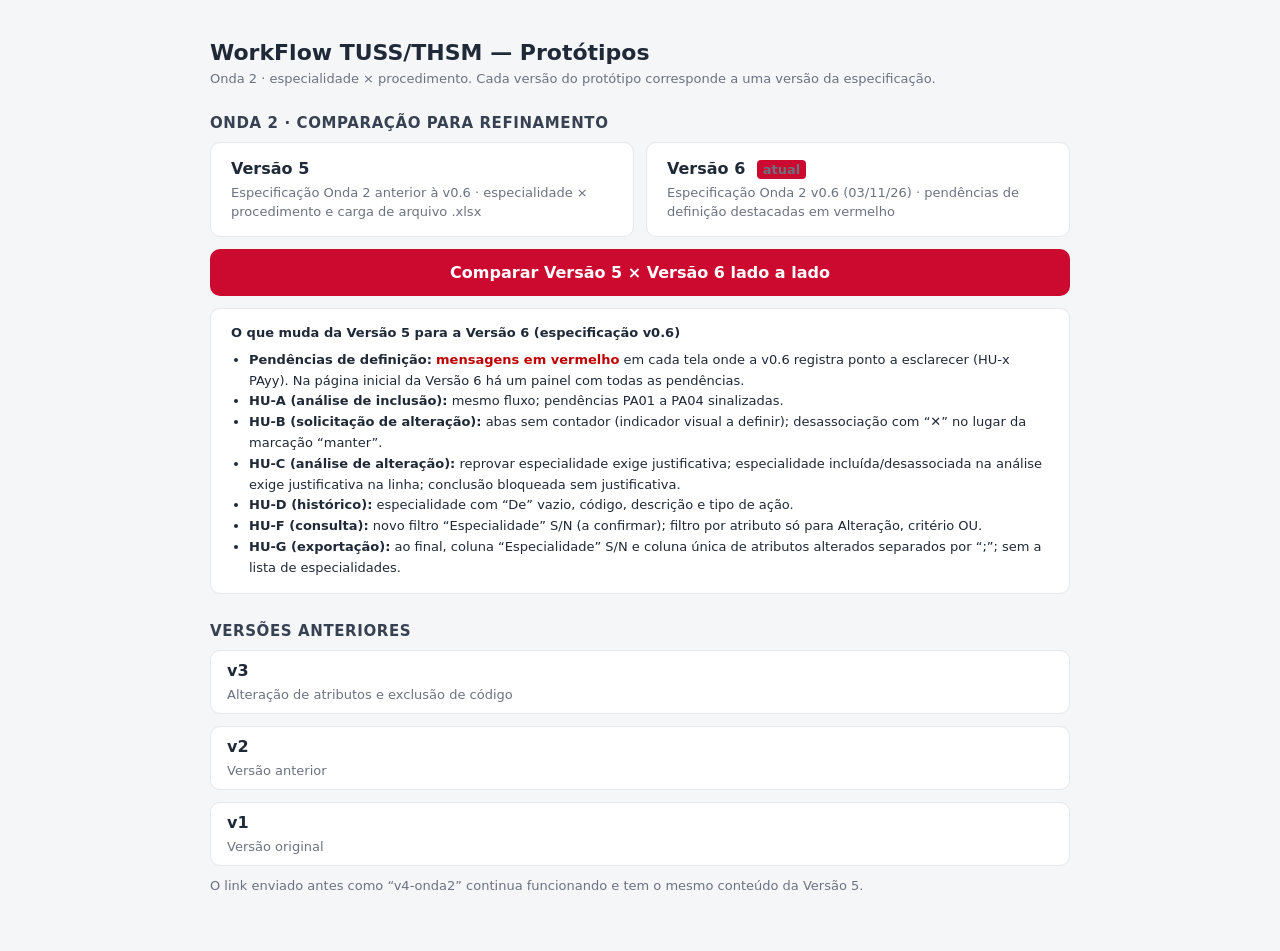
<file: index.html>
<!DOCTYPE html>
<html lang="pt-BR">
<head>
<meta charset="utf-8">
<meta name="viewport" content="width=device-width, initial-scale=1">
<title>WorkFlow TUSS/THSM — Protótipos</title>
<style>
body{font-family:system-ui,-apple-system,"Segoe UI",Roboto,sans-serif;background:#f5f6f8;color:#1f2937;margin:0;padding:40px 16px}
main{max-width:860px;margin:0 auto}
h1{font-size:22px;margin:0 0 6px}
h2{font-size:15px;margin:28px 0 10px;color:#374151;text-transform:uppercase;letter-spacing:.04em}
p.sub{color:#6b7280;font-size:13px;margin:0 0 18px}
.row{display:grid;grid-template-columns:1fr 1fr;gap:12px}
a.card{display:block;background:#fff;border:1px solid #e5e7eb;border-radius:10px;padding:16px 20px;margin-bottom:12px;text-decoration:none;color:inherit}
a.card:hover{border-color:#cc092f}
a.card strong{display:block;font-size:16px;margin-bottom:4px}
a.card span{font-size:13px;color:#6b7280}
a.cmp{display:block;text-align:center;background:#cc092f;color:#fff;border-radius:10px;padding:14px;text-decoration:none;font-weight:600;margin-bottom:12px}
a.cmp:hover{background:#a8071f}
.tag{background:#cc092f;color:#fff;border-radius:4px;font-size:11px;padding:2px 6px;margin-left:6px;vertical-align:middle}
.box{background:#fff;border:1px solid #e5e7eb;border-radius:10px;padding:14px 20px;font-size:13px;line-height:1.6}
.box ul{margin:6px 0 0;padding-left:18px}
.red{color:#C00000;font-weight:600}
.old a.card{padding:10px 16px}
</style>
</head>
<body>
<main>
<h1>WorkFlow TUSS/THSM — Protótipos</h1>
<p class="sub">Onda 2 · especialidade × procedimento. Cada versão do protótipo corresponde a uma versão da especificação.</p>

<h2>Onda 2 · comparação para refinamento</h2>
<div class="row">
<a class="card" href="v5/"><strong>Versão 5</strong><span>Especificação Onda 2 anterior à v0.6 · especialidade × procedimento e carga de arquivo .xlsx</span></a>
<a class="card" href="v6/"><strong>Versão 6 <span class="tag">atual</span></strong><span>Especificação Onda 2 v0.6 (03/11/26) · pendências de definição destacadas em vermelho</span></a>
</div>
<a class="cmp" href="comparar.html">Comparar Versão 5 × Versão 6 lado a lado</a>

<div class="box"><strong>O que muda da Versão 5 para a Versão 6 (especificação v0.6)</strong>
<ul>
<li><strong>Pendências de definição:</strong> <span class="red">mensagens em vermelho</span> em cada tela onde a v0.6 registra ponto a esclarecer (HU-x PAyy). Na página inicial da Versão 6 há um painel com todas as pendências.</li>
<li><strong>HU-A (análise de inclusão):</strong> mesmo fluxo; pendências PA01 a PA04 sinalizadas.</li>
<li><strong>HU-B (solicitação de alteração):</strong> abas sem contador (indicador visual a definir); desassociação com “✕” no lugar da marcação “manter”.</li>
<li><strong>HU-C (análise de alteração):</strong> reprovar especialidade exige justificativa; especialidade incluída/desassociada na análise exige justificativa na linha; conclusão bloqueada sem justificativa.</li>
<li><strong>HU-D (histórico):</strong> especialidade com “De” vazio, código, descrição e tipo de ação.</li>
<li><strong>HU-F (consulta):</strong> novo filtro “Especialidade” S/N (a confirmar); filtro por atributo só para Alteração, critério OU.</li>
<li><strong>HU-G (exportação):</strong> ao final, coluna “Especialidade” S/N e coluna única de atributos alterados separados por “;”; sem a lista de especialidades.</li>
</ul></div>

<h2>Versões anteriores</h2>
<div class="old">
<a class="card" href="v3/"><strong>v3</strong><span>Alteração de atributos e exclusão de código</span></a>
<a class="card" href="v2/"><strong>v2</strong><span>Versão anterior</span></a>
<a class="card" href="v1/"><strong>v1</strong><span>Versão original</span></a>
</div>
<p class="sub" style="margin-top:12px">O link enviado antes como “v4-onda2” continua funcionando e tem o mesmo conteúdo da Versão 5.</p>
</main>
</body>
</html>
</file>
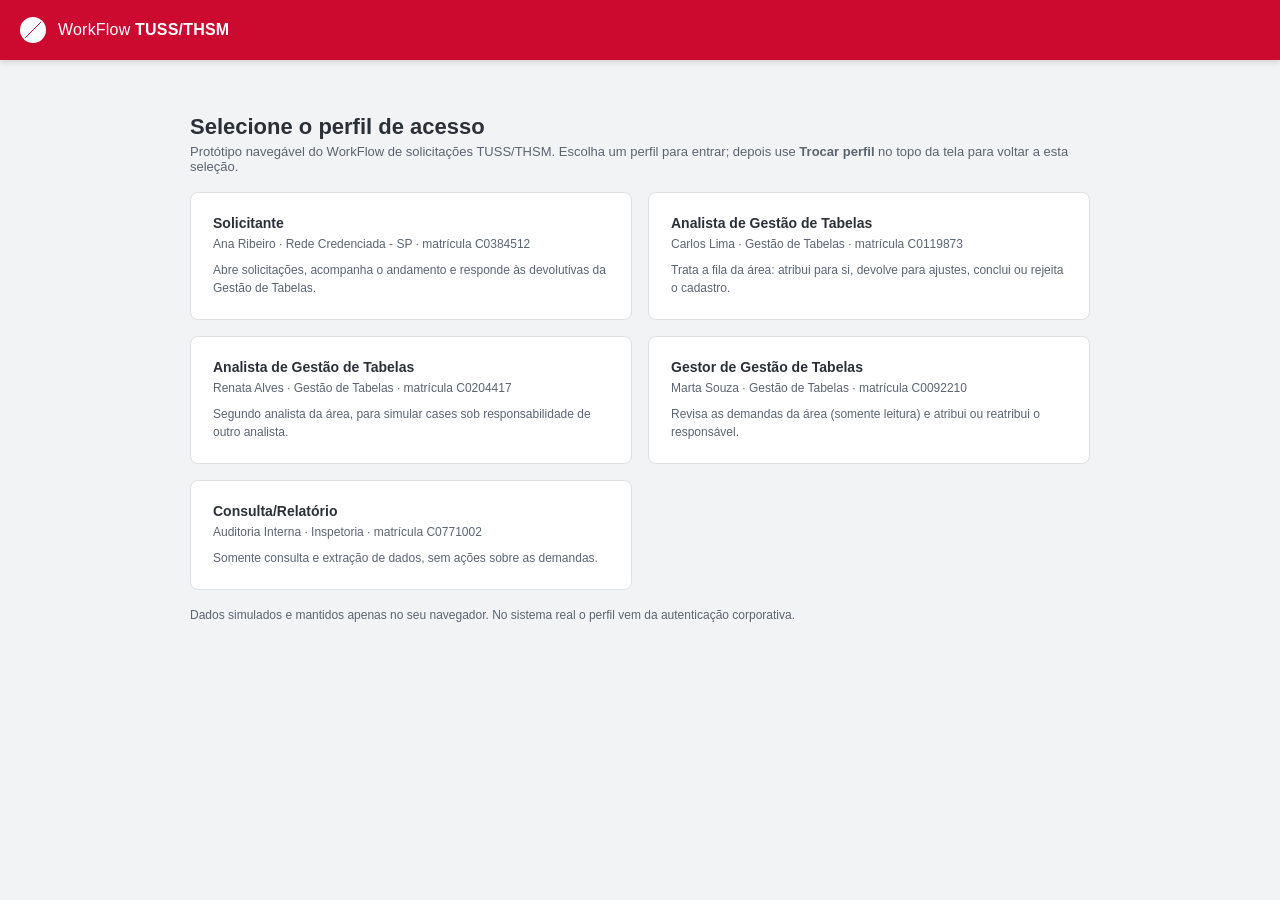
<file: v1/index.html>
<!DOCTYPE html>
<html lang="pt-BR">
<head>
<meta charset="utf-8">
<meta name="viewport" content="width=device-width, initial-scale=1">
<title>WorkFlow TUSS/THSM — Protótipo</title>
<link rel="stylesheet" href="styles.css?v=8">
</head>
<body>
<header class="topbar">
  <div class="topbar-left">
    <div class="brand">
      <span class="brand-mark"></span>
      <span class="brand-text">WorkFlow <strong>TUSS/THSM</strong></span>
    </div>
  </div>
  <div class="topbar-right">
    <div class="role-current" id="roleCurrent"></div>
    <button class="btn-switch" id="btnSwitch" onclick="go('#/perfil')">Trocar perfil</button>
    <div class="user-chip" id="userChip">AR</div>
  </div>
</header>

<div class="shell">
  <nav class="sidenav" id="sidenav"></nav>
  <main class="content" id="view"></main>
</div>

<div class="modal-backdrop" id="modalBackdrop" hidden>
  <div class="modal" id="modal"></div>
</div>

<div class="toast-wrap" id="toastWrap"></div>

<script src="data.js?v=8"></script>
<script src="app.js?v=8"></script>
</body>
</html>
</file>
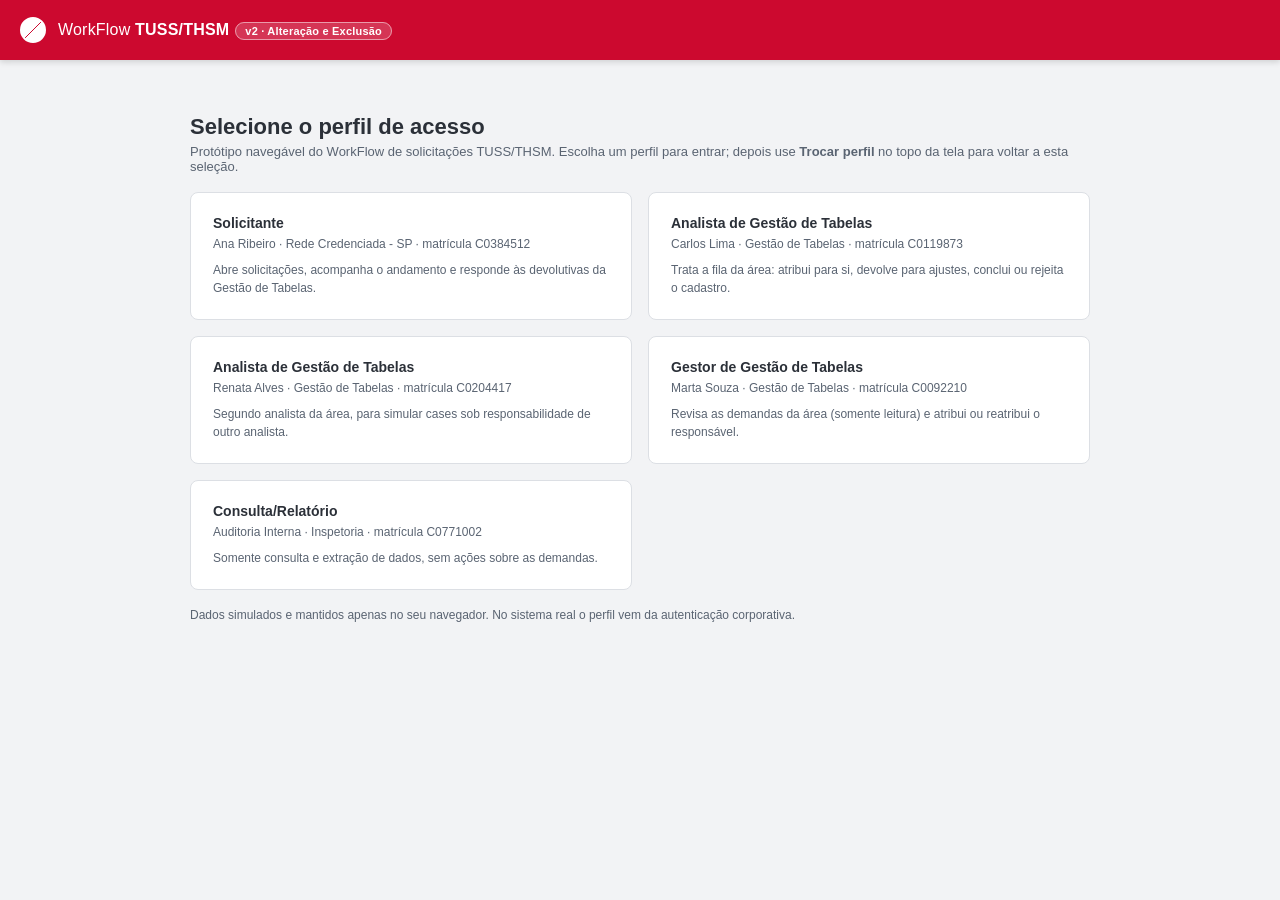
<file: v2/index.html>
<!DOCTYPE html>
<html lang="pt-BR">
<head>
<meta charset="utf-8">
<meta name="viewport" content="width=device-width, initial-scale=1">
<title>WorkFlow TUSS/THSM — Protótipo v2 (Alteração e Exclusão)</title>
<link rel="stylesheet" href="styles.css?v=10">
</head>
<body>
<header class="topbar">
  <div class="topbar-left">
    <div class="brand">
      <span class="brand-mark"></span>
      <span class="brand-text">WorkFlow <strong>TUSS/THSM</strong><span class="ver-tag">v2 · Alteração e Exclusão</span></span>
    </div>
  </div>
  <div class="topbar-right">
    <div class="role-current" id="roleCurrent"></div>
    <button class="btn-switch" id="btnSwitch" onclick="go('#/perfil')">Trocar perfil</button>
    <div class="user-chip" id="userChip">AR</div>
  </div>
</header>

<div class="shell">
  <nav class="sidenav" id="sidenav"></nav>
  <main class="content" id="view"></main>
</div>

<div class="modal-backdrop" id="modalBackdrop" hidden>
  <div class="modal" id="modal"></div>
</div>

<div class="toast-wrap" id="toastWrap"></div>

<script src="data.js?v=10"></script>
<script src="novos.js?v=10"></script>
<script src="app.js?v=10"></script>
</body>
</html>
</file>
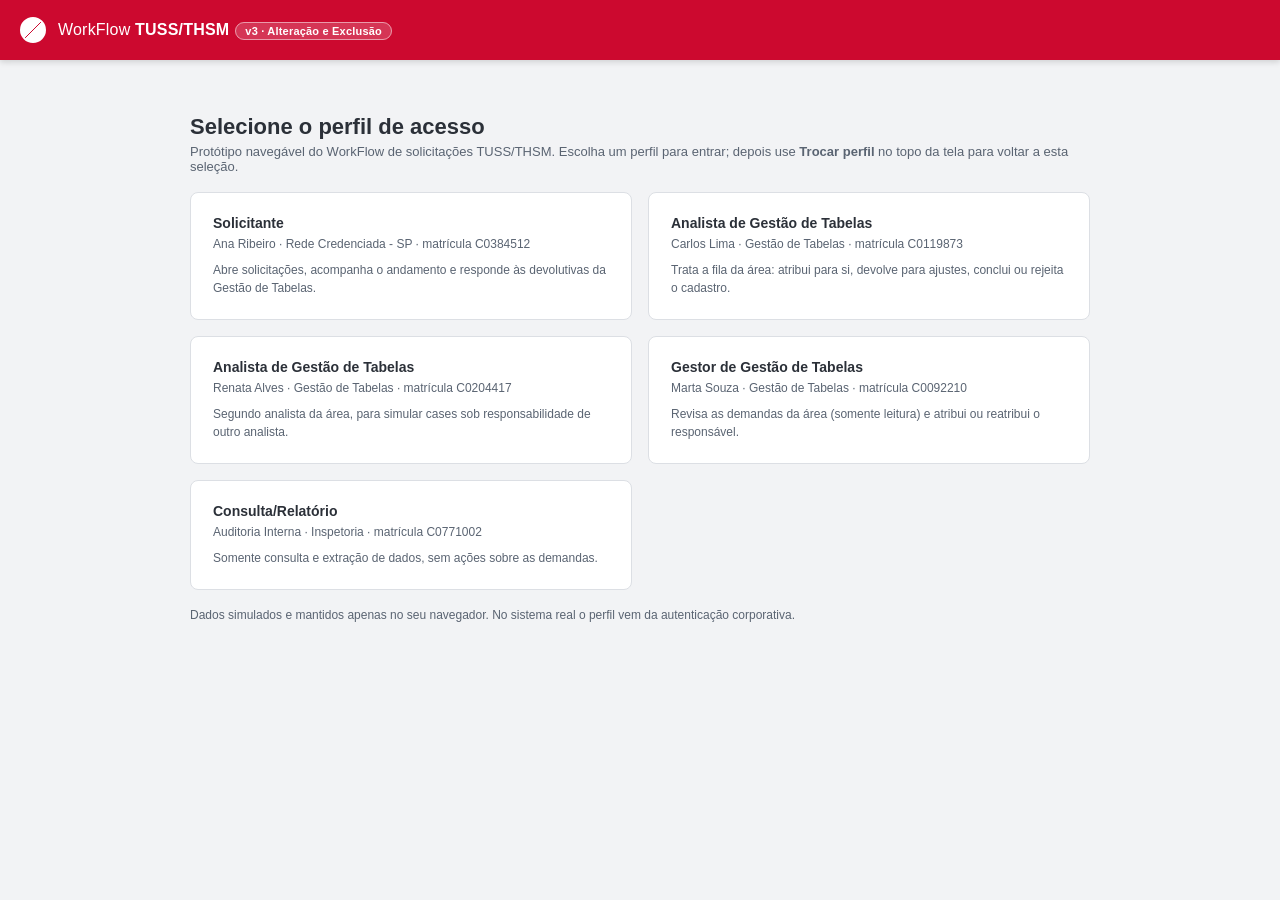
<file: v3/index.html>
<!DOCTYPE html>
<html lang="pt-BR">
<head>
<meta charset="utf-8">
<meta name="viewport" content="width=device-width, initial-scale=1">
<title>WorkFlow TUSS/THSM — Protótipo v3 (Alteração e Exclusão)</title>
<link rel="stylesheet" href="styles.css?v=11">
</head>
<body>
<header class="topbar">
  <div class="topbar-left">
    <div class="brand">
      <span class="brand-mark"></span>
      <span class="brand-text">WorkFlow <strong>TUSS/THSM</strong><span class="ver-tag">v3 · Alteração e Exclusão</span></span>
    </div>
  </div>
  <div class="topbar-right">
    <div class="role-current" id="roleCurrent"></div>
    <button class="btn-switch" id="btnSwitch" onclick="go('#/perfil')">Trocar perfil</button>
    <div class="user-chip" id="userChip">AR</div>
  </div>
</header>

<div class="shell">
  <nav class="sidenav" id="sidenav"></nav>
  <main class="content" id="view"></main>
</div>

<div class="modal-backdrop" id="modalBackdrop" hidden>
  <div class="modal" id="modal"></div>
</div>

<div class="toast-wrap" id="toastWrap"></div>

<script src="data.js?v=11"></script>
<script src="novos.js?v=11"></script>
<script src="app.js?v=11"></script>
</body>
</html>
</file>
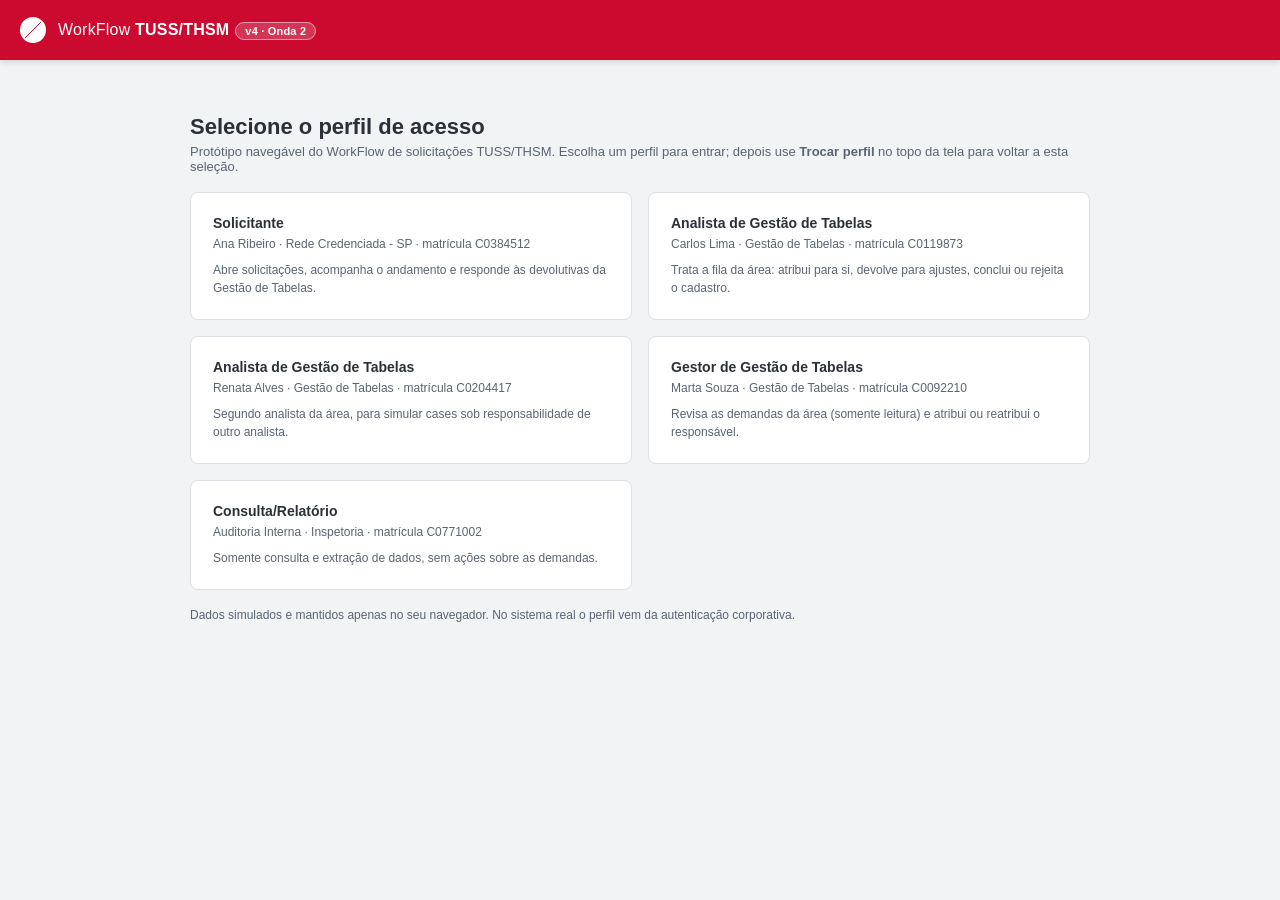
<file: v4-onda2/index.html>
<!DOCTYPE html>
<html lang="pt-BR">
<head>
<meta charset="utf-8">
<meta name="viewport" content="width=device-width, initial-scale=1">
<title>WorkFlow TUSS/THSM — Protótipo v4 (Onda 2)</title>
<link rel="stylesheet" href="styles.css?v=12">
</head>
<body>
<header class="topbar">
  <div class="topbar-left">
    <div class="brand">
      <span class="brand-mark"></span>
      <span class="brand-text">WorkFlow <strong>TUSS/THSM</strong><span class="ver-tag">v4 · Onda 2</span></span>
    </div>
  </div>
  <div class="topbar-right">
    <div class="role-current" id="roleCurrent"></div>
    <button class="btn-switch" id="btnSwitch" onclick="go('#/perfil')">Trocar perfil</button>
    <div class="user-chip" id="userChip">AR</div>
  </div>
</header>

<div class="shell">
  <nav class="sidenav" id="sidenav"></nav>
  <main class="content" id="view"></main>
</div>

<div class="modal-backdrop" id="modalBackdrop" hidden>
  <div class="modal" id="modal"></div>
</div>

<div class="toast-wrap" id="toastWrap"></div>

<script src="xlsx.full.min.js"></script>
<script src="data.js?v=12"></script>
<script src="onda2-data.js?v=12"></script>
<script src="novos.js?v=12"></script>
<script src="onda2.js?v=12"></script>
<script src="app.js?v=12"></script>
</body>
</html>
</file>
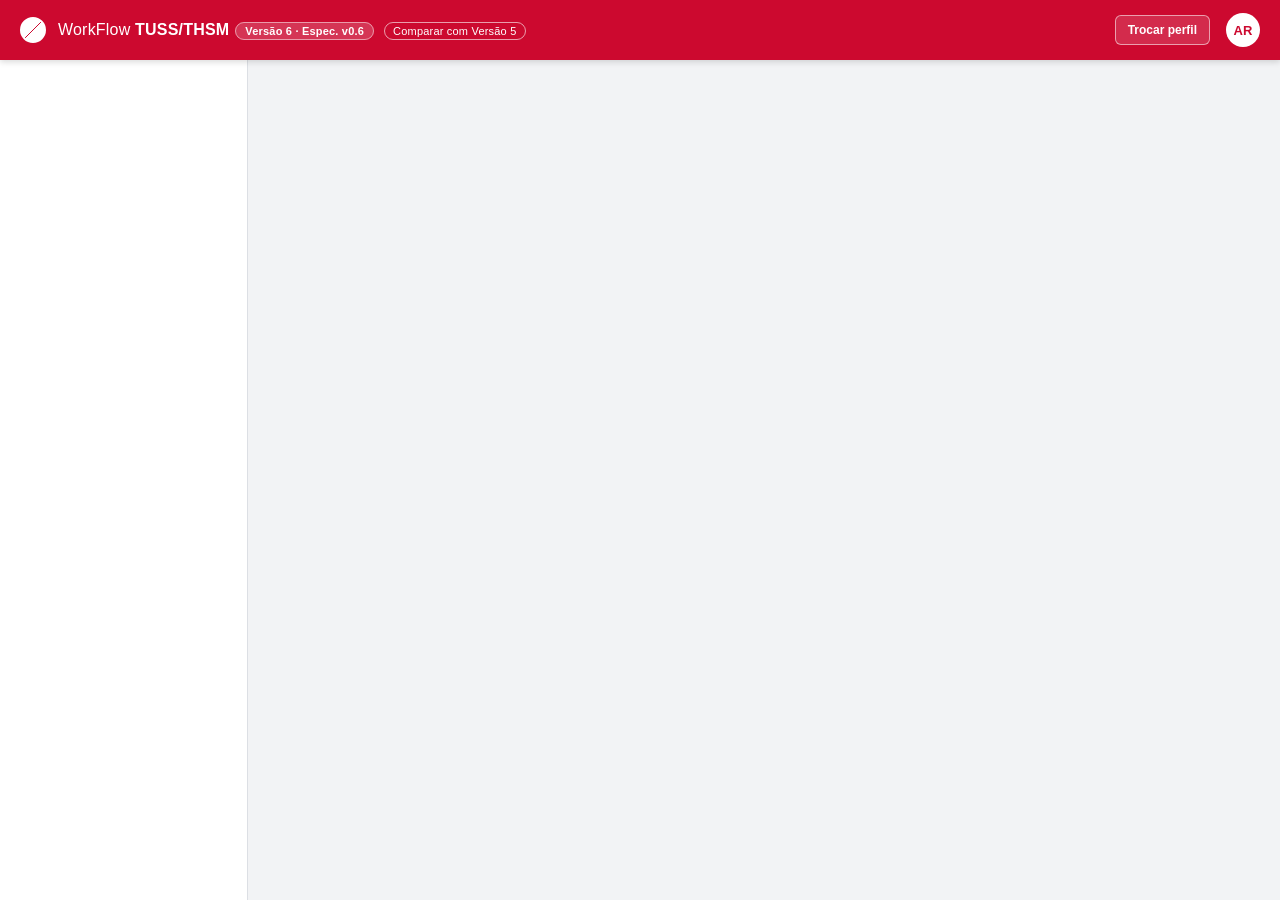
<file: v5-onda2-esp06/index.html>
<!DOCTYPE html><html lang="pt-BR"><head><meta charset="utf-8"><meta http-equiv="refresh" content="0; url=../v6/"><title>Redirecionando…</title></head>
<body><p>Esta versão foi renomeada para <a href="../v6/">Versão 6</a>.</p></body></html>
</file>
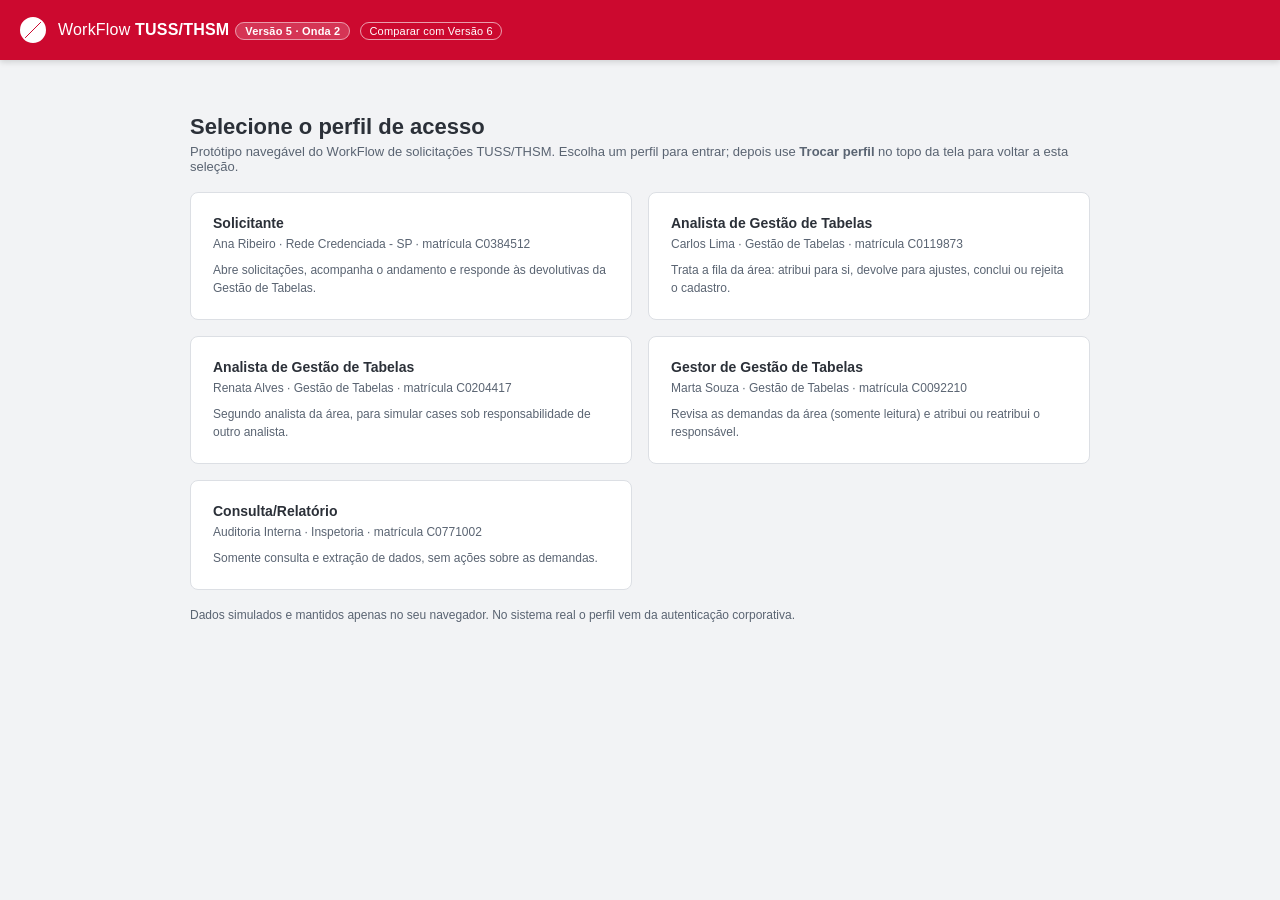
<file: v5/index.html>
<!DOCTYPE html>
<html lang="pt-BR">
<head>
<meta charset="utf-8">
<meta name="viewport" content="width=device-width, initial-scale=1">
<title>WorkFlow TUSS/THSM — Protótipo Versão 5 (Onda 2)</title>
<link rel="stylesheet" href="styles.css?v=12">
</head>
<body>
<header class="topbar">
  <div class="topbar-left">
    <div class="brand">
      <span class="brand-mark"></span>
      <span class="brand-text">WorkFlow <strong>TUSS/THSM</strong><span class="ver-tag">Versão 5 · Onda 2</span><a class="ver-cmp" href="../comparar.html" target="_top">Comparar com Versão 6</a></span>
    </div>
  </div>
  <div class="topbar-right">
    <div class="role-current" id="roleCurrent"></div>
    <button class="btn-switch" id="btnSwitch" onclick="go('#/perfil')">Trocar perfil</button>
    <div class="user-chip" id="userChip">AR</div>
  </div>
</header>

<div class="shell">
  <nav class="sidenav" id="sidenav"></nav>
  <main class="content" id="view"></main>
</div>

<div class="modal-backdrop" id="modalBackdrop" hidden>
  <div class="modal" id="modal"></div>
</div>

<div class="toast-wrap" id="toastWrap"></div>

<script src="xlsx.full.min.js"></script>
<script src="data.js?v=12"></script>
<script src="onda2-data.js?v=12"></script>
<script src="novos.js?v=12"></script>
<script src="onda2.js?v=12"></script>
<script src="app.js?v=12"></script>
</body>
</html>
</file>
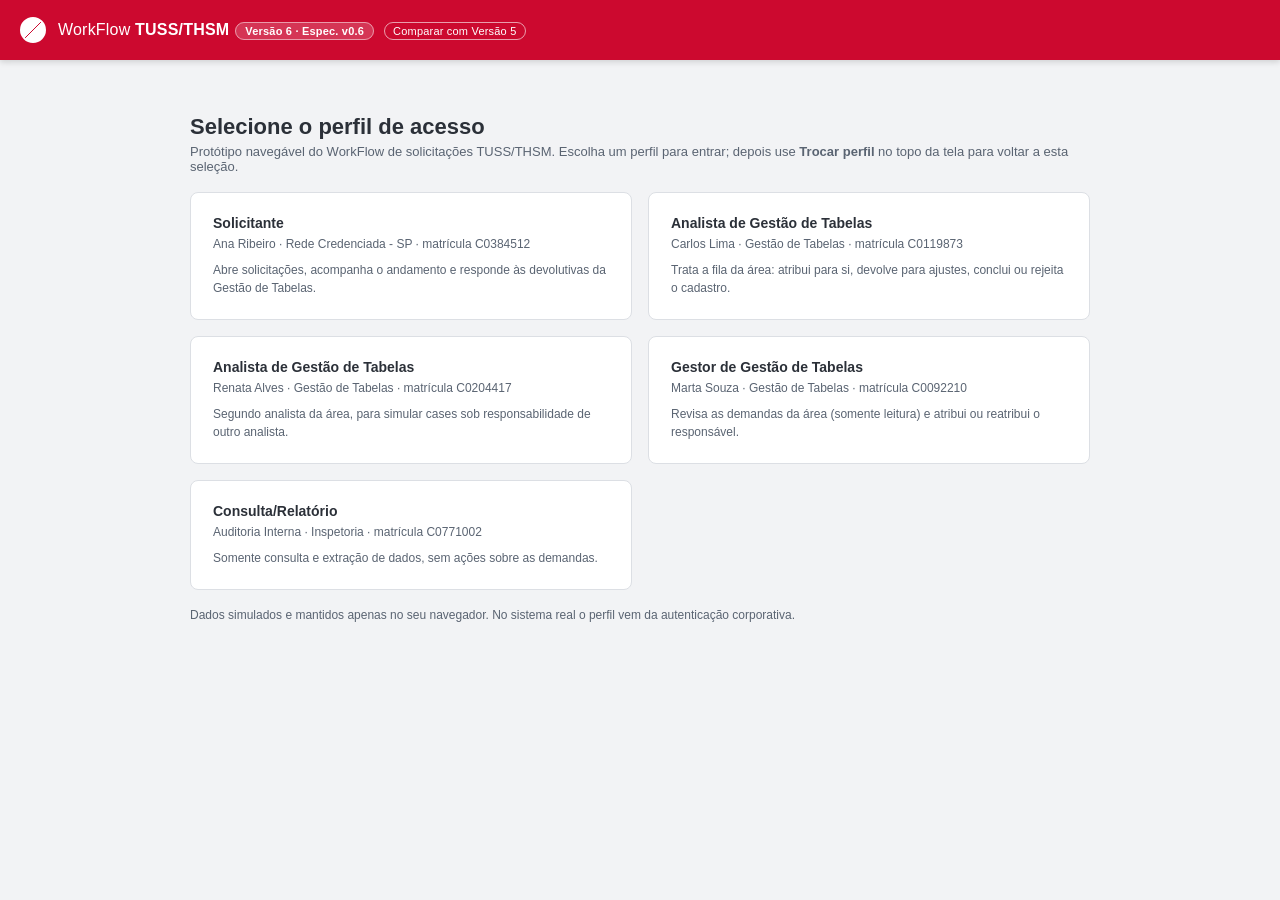
<file: v6/index.html>
<!DOCTYPE html>
<html lang="pt-BR">
<head>
<meta charset="utf-8">
<meta name="viewport" content="width=device-width, initial-scale=1">
<title>WorkFlow TUSS/THSM — Protótipo Versão 6 (Onda 2 · Espec. v0.6)</title>
<link rel="stylesheet" href="styles.css?v=13">
</head>
<body>
<header class="topbar">
  <div class="topbar-left">
    <div class="brand">
      <span class="brand-mark"></span>
      <span class="brand-text">WorkFlow <strong>TUSS/THSM</strong><span class="ver-tag">Versão 6 · Espec. v0.6</span><a class="ver-cmp" href="../comparar.html" target="_top">Comparar com Versão 5</a></span>
    </div>
  </div>
  <div class="topbar-right">
    <div class="role-current" id="roleCurrent"></div>
    <button class="btn-switch" id="btnSwitch" onclick="go('#/perfil')">Trocar perfil</button>
    <div class="user-chip" id="userChip">AR</div>
  </div>
</header>

<div class="shell">
  <nav class="sidenav" id="sidenav"></nav>
  <main class="content" id="view"></main>
</div>

<div class="modal-backdrop" id="modalBackdrop" hidden>
  <div class="modal" id="modal"></div>
</div>

<div class="toast-wrap" id="toastWrap"></div>

<script src="xlsx.full.min.js"></script>
<script src="data.js?v=13"></script>
<script src="onda2-data.js?v=13"></script>
<script src="novos.js?v=13"></script>
<script src="onda2.js?v=13"></script>
<script src="onda2-v06.js?v=13"></script>
<script src="app.js?v=13"></script>
</body>
</html>
</file>
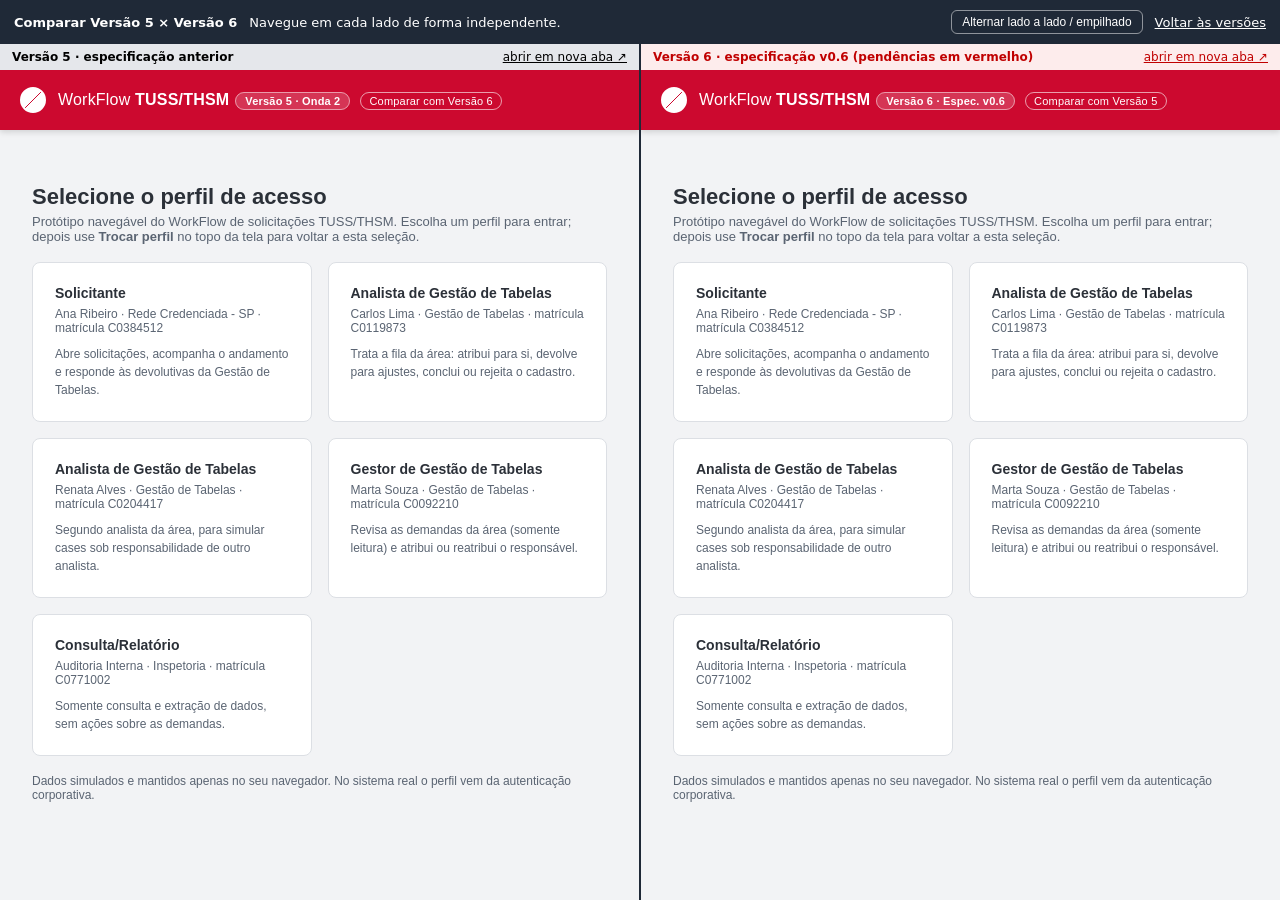
<file: comparar.html>
<!DOCTYPE html>
<html lang="pt-BR">
<head>
<meta charset="utf-8">
<meta name="viewport" content="width=device-width, initial-scale=1">
<title>WorkFlow TUSS/THSM — Comparar Versão 5 × Versão 6</title>
<style>
html,body{margin:0;height:100%;font-family:system-ui,-apple-system,"Segoe UI",Roboto,sans-serif;background:#f5f6f8}
.bar{display:flex;align-items:center;gap:12px;height:44px;padding:0 14px;background:#1f2937;color:#fff;font-size:13px}
.bar a{color:#fff}
.bar .sp{flex:1}
.bar button{background:transparent;color:#fff;border:1px solid rgba(255,255,255,.5);border-radius:6px;padding:4px 10px;cursor:pointer;font-size:12px}
.wrap{display:flex;height:calc(100% - 44px)}
.wrap.stack{flex-direction:column}
.pane{flex:1;display:flex;flex-direction:column;min-width:0;min-height:0;border-right:2px solid #1f2937}
.pane:last-child{border-right:0}
.wrap.stack .pane{border-right:0;border-bottom:2px solid #1f2937}
.ph{display:flex;justify-content:space-between;align-items:center;padding:6px 12px;font-size:12px;font-weight:600;background:#e5e7eb}
.ph.v6{background:#FDECEC;color:#C00000}
.ph a{font-weight:400;color:inherit}
iframe{flex:1;border:0;width:100%;background:#fff}
</style>
</head>
<body>
<div class="bar"><strong>Comparar Versão 5 × Versão 6</strong><span>Navegue em cada lado de forma independente.</span><span class="sp"></span>
<button onclick="document.querySelector('.wrap').classList.toggle('stack')">Alternar lado a lado / empilhado</button>
<a href="./">Voltar às versões</a></div>
<div class="wrap">
<div class="pane"><div class="ph"><span>Versão 5 · especificação anterior</span><a href="v5/" target="_blank">abrir em nova aba ↗</a></div><iframe src="v5/" title="Versão 5"></iframe></div>
<div class="pane"><div class="ph v6"><span>Versão 6 · especificação v0.6 (pendências em vermelho)</span><a href="v6/" target="_blank">abrir em nova aba ↗</a></div><iframe src="v6/" title="Versão 6"></iframe></div>
</div>
</body>
</html>
</file>
<file: v1/styles.css>
:root{
  --brad-red:#CC092F;
  --brad-red-dark:#A30024;
  --brad-red-darker:#7A001B;
  --brad-red-soft:#FCE8EC;
  --gray-bg:#F2F3F5;
  --gray-line:#DCDFE4;
  --gray-text:#5A6472;
  --ink:#2B3038;
  --white:#fff;
  --ok:#1B7F4B;
  --ok-soft:#E6F4EC;
  --warn:#B26A00;
  --warn-soft:#FFF3E0;
  --info:#0B5FA5;
  --info-soft:#E7F1FA;
  --radius:8px;
  --shadow:0 1px 3px rgba(0,0,0,.10), 0 6px 18px rgba(0,0,0,.06);
}
*{box-sizing:border-box}
html,body{margin:0;padding:0}
body{
  font-family:-apple-system,BlinkMacSystemFont,"Segoe UI",Roboto,Arial,sans-serif;
  background:var(--gray-bg);color:var(--ink);font-size:14px;
}
a{color:var(--brad-red);text-decoration:none}
button{font-family:inherit}

/* ---------- topbar ---------- */
.topbar{
  height:60px;background:var(--brad-red);color:#fff;
  display:flex;align-items:center;justify-content:space-between;
  padding:0 20px;box-shadow:0 2px 6px rgba(0,0,0,.15);
  position:sticky;top:0;z-index:40;
}
.brand{display:flex;align-items:center;gap:12px}
.brand-mark{
  width:26px;height:26px;border-radius:50%;
  background:linear-gradient(135deg,#fff 0 48%,var(--brad-red) 48% 52%,#fff 52% 100%);
  border:2px solid #fff;flex:0 0 auto;
}
.brand-text{font-size:16px;letter-spacing:.2px}
.brand-text strong{font-weight:700}
.topbar-right{display:flex;align-items:center;gap:16px}
.role-current{font-size:12px;line-height:1.35;text-align:right;opacity:.95}
.role-current strong{display:block;font-weight:600;font-size:13px}
.btn-switch{
  background:rgba(255,255,255,.14);color:#fff;border:1px solid rgba(255,255,255,.55);
  border-radius:6px;padding:7px 12px;font-size:12px;font-weight:600;cursor:pointer;
}
.btn-switch:hover{background:rgba(255,255,255,.26)}
body.gate .sidenav,body.gate .role-current,body.gate .btn-switch,body.gate .user-chip{display:none}
body.gate .content{max-width:none}
.gate-wrap{max-width:900px;margin:0 auto;padding-top:28px}
.gate-wrap .type-card{padding:22px}
.gate-wrap .type-card .who{font-size:12px;color:var(--gray-text);margin-top:10px;line-height:1.5}
.user-chip{
  width:34px;height:34px;border-radius:50%;background:#fff;color:var(--brad-red);
  display:flex;align-items:center;justify-content:center;font-weight:700;font-size:13px;
}

/* ---------- layout ---------- */
.shell{display:flex;min-height:calc(100vh - 60px);align-items:stretch}
.sidenav{
  width:248px;flex:0 0 248px;background:#fff;border-right:1px solid var(--gray-line);
  padding:18px 0;
}
.nav-group-title{
  font-size:11px;text-transform:uppercase;letter-spacing:.6px;color:#8A93A0;
  padding:14px 20px 6px;
}
.nav-item{
  display:flex;align-items:center;justify-content:space-between;gap:8px;
  padding:11px 20px;color:var(--ink);cursor:pointer;border-left:3px solid transparent;
}
.nav-item:hover{background:var(--gray-bg)}
.nav-item.active{background:var(--brad-red-soft);border-left-color:var(--brad-red);color:var(--brad-red-dark);font-weight:600}
.nav-count{
  background:var(--brad-red);color:#fff;border-radius:11px;min-width:22px;text-align:center;
  font-size:11px;padding:2px 6px;font-weight:700;
}
.content{flex:1;padding:26px 32px 60px;max-width:1400px}

/* ---------- headings ---------- */
.page-head{display:flex;align-items:flex-start;justify-content:space-between;gap:16px;margin-bottom:18px}
h1{font-size:22px;margin:0 0 4px}
h2{font-size:16px;margin:0 0 12px}
h3{font-size:13px;margin:0 0 10px;text-transform:uppercase;letter-spacing:.5px;color:var(--gray-text)}
.page-sub{color:var(--gray-text);font-size:13px;margin:0}
.breadcrumb{font-size:12px;color:var(--gray-text);margin-bottom:10px}
.breadcrumb span{cursor:pointer}
.breadcrumb span:hover{color:var(--brad-red)}

/* ---------- cards ---------- */
.card{background:#fff;border:1px solid var(--gray-line);border-radius:var(--radius);box-shadow:var(--shadow)}
.card + .card{margin-top:18px}
.card-head{padding:14px 18px;border-bottom:1px solid var(--gray-line);display:flex;align-items:center;justify-content:space-between}
.card-head h2{margin:0}
.card-body{padding:18px}
.grid-2{display:grid;grid-template-columns:1fr 1fr;gap:16px}
.grid-3{display:grid;grid-template-columns:repeat(3,1fr);gap:16px}
.grid-4{display:grid;grid-template-columns:repeat(4,1fr);gap:16px}
.split{display:grid;grid-template-columns:1fr 340px;gap:18px;align-items:start}
@media(max-width:1100px){.split{grid-template-columns:1fr}.grid-4{grid-template-columns:repeat(2,1fr)}}

/* ---------- kpi ---------- */
.kpi{background:#fff;border:1px solid var(--gray-line);border-radius:var(--radius);padding:16px 18px;box-shadow:var(--shadow);cursor:pointer}
.kpi:hover{border-color:var(--brad-red)}
.kpi .label{font-size:12px;color:var(--gray-text)}
.kpi .value{font-size:28px;font-weight:700;margin-top:4px}
.kpi.red .value{color:var(--brad-red)}

/* ---------- type cards ---------- */
.type-card{
  border:1px solid var(--gray-line);border-radius:var(--radius);padding:18px;background:#fff;
  cursor:pointer;position:relative;transition:.12s;
}
.type-card:hover{border-color:var(--brad-red);box-shadow:var(--shadow)}
.type-card.selected{border-color:var(--brad-red);background:var(--brad-red-soft);box-shadow:var(--shadow)}
.type-card.disabled{opacity:.6;cursor:not-allowed;background:#FAFAFB}
.type-card.disabled:hover{border-color:var(--gray-line);box-shadow:none}
.type-card .t{font-weight:600;margin-bottom:6px}
.type-card .d{font-size:12px;color:var(--gray-text)}
.soon{position:absolute;top:12px;right:12px;font-size:10px;background:#EEF0F3;color:#6B7484;padding:3px 8px;border-radius:10px;text-transform:uppercase;letter-spacing:.5px}

/* ---------- form ---------- */
.field{margin-bottom:16px}
.field label{display:block;font-size:12px;font-weight:600;margin-bottom:6px}
.field .req{color:var(--brad-red)}
.field .hint{font-size:11px;color:var(--gray-text);margin-top:4px}
input[type=text],input[type=date],input[type=number],select,textarea{
  width:100%;padding:9px 11px;border:1px solid var(--gray-line);border-radius:6px;font-size:14px;
  font-family:inherit;background:#fff;color:var(--ink);
}
input:focus,select:focus,textarea:focus{outline:none;border-color:var(--brad-red);box-shadow:0 0 0 3px rgba(204,9,47,.12)}
input:disabled,textarea:disabled,select:disabled{background:#F5F6F8;color:#8A93A0;cursor:not-allowed}
textarea{min-height:88px;resize:vertical}
.field.error input,.field.error textarea,.field.error select{border-color:var(--brad-red);background:#FFF7F8}
.err-msg{color:var(--brad-red);font-size:11px;margin-top:4px;display:none}
.field.error .err-msg{display:block}
.radio-row{display:flex;gap:10px}
.radio-pill{
  border:1px solid var(--gray-line);border-radius:20px;padding:8px 18px;cursor:pointer;font-size:13px;background:#fff;
}
.radio-pill.on{background:var(--brad-red);color:#fff;border-color:var(--brad-red);font-weight:600}
.form-actions{display:flex;gap:10px;justify-content:flex-end;padding:16px 18px;border-top:1px solid var(--gray-line);background:#FBFBFC;border-radius:0 0 var(--radius) var(--radius)}

/* ---------- buttons ---------- */
.btn{
  border:1px solid transparent;border-radius:6px;padding:9px 18px;font-size:13px;font-weight:600;
  cursor:pointer;background:#fff;color:var(--ink);
}
.btn:hover{filter:brightness(.97)}
.btn-primary{background:var(--brad-red);color:#fff}
.btn-primary:hover{background:var(--brad-red-dark)}
.btn-outline{background:#fff;border-color:var(--brad-red);color:var(--brad-red)}
.btn-ghost{background:transparent;border-color:var(--gray-line);color:var(--gray-text)}
.btn-ok{background:var(--ok);color:#fff}
.btn-warn{background:var(--warn);color:#fff}
.btn:disabled{opacity:.5;cursor:not-allowed}
.btn-sm{padding:6px 12px;font-size:12px}
.btn-row{display:flex;gap:10px;flex-wrap:wrap}

/* ---------- table ---------- */
table{width:100%;border-collapse:collapse;font-size:13px}
thead th{
  text-align:left;font-size:11px;text-transform:uppercase;letter-spacing:.5px;color:var(--gray-text);
  padding:10px 12px;border-bottom:2px solid var(--gray-line);white-space:nowrap;background:#FBFBFC;
}
thead th.sortable{cursor:pointer}
thead th.sortable:hover{color:var(--brad-red)}
tbody td{padding:11px 12px;border-bottom:1px solid #EEF0F3;vertical-align:middle}
tbody tr:hover{background:#FCFCFD}
.num-link{font-weight:600;color:var(--brad-red);cursor:pointer}
.empty{padding:44px;text-align:center;color:var(--gray-text)}

/* ---------- badges ---------- */
.badge{display:inline-block;padding:3px 10px;border-radius:12px;font-size:11px;font-weight:600}
.dl .badge{white-space:normal}
.b-rascunho{background:#EEF0F3;color:#5A6472}
.b-aguardando{background:var(--info-soft);color:var(--info)}
.b-analise{background:var(--warn-soft);color:var(--warn)}
.b-resposta{background:var(--brad-red-soft);color:var(--brad-red-dark)}
.b-revisao{background:#F3E8FF;color:#6B21A8}
.b-concluida{background:var(--ok-soft);color:var(--ok)}
.b-rejeitada{background:#F1F2F4;color:#4B5563;text-decoration:line-through}
.sla{font-size:11px;font-weight:600}
.sla-ok{color:var(--ok)}
.sla-risk{color:var(--warn)}
.sla-late{color:var(--brad-red)}

/* ---------- detail ---------- */
.dl{display:grid;grid-template-columns:150px 1fr;gap:8px 14px;font-size:13px}
.dl dt{color:var(--gray-text);font-size:12px}
.dl dd{margin:0}
.callout{border-left:4px solid var(--brad-red);background:var(--brad-red-soft);padding:14px 16px;border-radius:0 6px 6px 0;margin-bottom:16px}
.callout.info{border-color:var(--info);background:var(--info-soft)}
.callout.ok{border-color:var(--ok);background:var(--ok-soft)}
.callout .ct{font-size:12px;font-weight:700;text-transform:uppercase;letter-spacing:.5px;margin-bottom:6px}
.callout p{margin:0;font-size:13px;line-height:1.5}

/* ---------- timeline ---------- */
.timeline{list-style:none;margin:0;padding:0 0 0 6px}
.timeline li{position:relative;padding:0 0 20px 22px;border-left:2px solid var(--gray-line)}
.timeline li:last-child{border-left-color:transparent;padding-bottom:0}
.timeline li::before{
  content:'';position:absolute;left:-7px;top:2px;width:12px;height:12px;border-radius:50%;
  background:#fff;border:3px solid var(--brad-red);
}
.timeline .tl-when{font-size:11px;color:var(--gray-text)}
.timeline .tl-what{font-size:13px;font-weight:600;margin:2px 0}
.timeline .tl-who{font-size:12px;color:var(--gray-text)}
.timeline .tl-note{font-size:12px;background:var(--gray-bg);border-radius:6px;padding:8px 10px;margin-top:6px;line-height:1.45}
.diff{font-size:12px;margin-top:6px}
.diff .old{color:#9AA1AC;text-decoration:line-through}
.diff .new{color:var(--ok);font-weight:600}

/* ---------- attachments ---------- */
.attach{display:flex;align-items:center;gap:10px;border:1px solid var(--gray-line);border-radius:6px;padding:9px 12px;margin-bottom:8px;font-size:13px}
.attach .ico{width:26px;height:26px;border-radius:5px;background:var(--brad-red-soft);color:var(--brad-red);display:flex;align-items:center;justify-content:center;font-size:10px;font-weight:700}
.attach .meta{font-size:11px;color:var(--gray-text)}
.dropzone{border:2px dashed var(--gray-line);border-radius:8px;padding:22px;text-align:center;color:var(--gray-text);font-size:13px;cursor:pointer}
.dropzone:hover{border-color:var(--brad-red);color:var(--brad-red)}

/* ---------- filters ---------- */
.filters{display:grid;grid-template-columns:repeat(4,1fr);gap:12px}
@media(max-width:1100px){.filters{grid-template-columns:repeat(2,1fr)}}
.filters .field{margin-bottom:0}

/* ---------- modal ---------- */
.modal-backdrop[hidden]{display:none}
.modal-backdrop{position:fixed;inset:0;background:rgba(20,22,26,.5);display:flex;align-items:center;justify-content:center;z-index:60;padding:20px}
.modal{background:#fff;border-radius:10px;width:100%;max-width:560px;box-shadow:0 18px 50px rgba(0,0,0,.3);overflow:hidden}
.modal-head{padding:16px 20px;border-bottom:1px solid var(--gray-line);font-weight:700;font-size:15px}
.modal-body{padding:20px;max-height:60vh;overflow:auto}
.modal-foot{padding:14px 20px;border-top:1px solid var(--gray-line);display:flex;justify-content:flex-end;gap:10px;background:#FBFBFC}

/* ---------- toast ---------- */
.toast-wrap{position:fixed;bottom:20px;right:20px;z-index:80;display:flex;flex-direction:column;gap:10px;pointer-events:none}
.toast-wrap .toast{pointer-events:auto}
.toast{
  background:#fff;border-left:4px solid var(--ok);border-radius:6px;padding:12px 16px;
  box-shadow:0 8px 24px rgba(0,0,0,.15);min-width:300px;max-width:380px;font-size:13px;
  animation:slide .2s ease-out;
}
.toast.red{border-left-color:var(--brad-red)}
.toast.info{border-left-color:var(--info)}
.toast .tt{font-weight:700;margin-bottom:3px}
.toast .tb{color:var(--gray-text);line-height:1.45}
@keyframes slide{from{opacity:0;transform:translateX(20px)}to{opacity:1;transform:none}}

/* ---------- misc ---------- */
.tag-open{font-size:11px;background:#FFF3E0;color:#B26A00;border:1px solid #F5D9A8;padding:2px 8px;border-radius:10px;margin-left:8px;font-weight:600}
.stepper{display:flex;gap:0;margin-bottom:22px;flex-wrap:wrap}
.step{display:flex;align-items:center;gap:8px;font-size:12px;color:var(--gray-text);padding-right:14px}
.step .n{width:22px;height:22px;border-radius:50%;background:#E6E8EC;color:#6B7484;display:flex;align-items:center;justify-content:center;font-weight:700;font-size:11px}
.step.done .n{background:var(--ok);color:#fff}
.step.on .n{background:var(--brad-red);color:#fff}
.step.on{color:var(--brad-red);font-weight:700}
.step::after{content:'›';margin-left:10px;color:#C4C9D1}
.step:last-child::after{content:''}
.notif-row{display:flex;gap:12px;padding:12px 0;border-bottom:1px solid #EEF0F3;font-size:13px}
.notif-row:last-child{border-bottom:0}
.notif-row .ni{width:30px;height:30px;border-radius:50%;background:var(--brad-red-soft);color:var(--brad-red);display:flex;align-items:center;justify-content:center;flex:0 0 auto;font-size:13px}
.muted{color:var(--gray-text)}
.right{text-align:right}
.mono{font-family:ui-monospace,SFMono-Regular,Menlo,monospace;font-size:12px}
</file>
<file: v2/styles.css>
:root{
  --brad-red:#CC092F;
  --brad-red-dark:#A30024;
  --brad-red-darker:#7A001B;
  --brad-red-soft:#FCE8EC;
  --gray-bg:#F2F3F5;
  --gray-line:#DCDFE4;
  --gray-text:#5A6472;
  --ink:#2B3038;
  --white:#fff;
  --ok:#1B7F4B;
  --ok-soft:#E6F4EC;
  --warn:#B26A00;
  --warn-soft:#FFF3E0;
  --info:#0B5FA5;
  --info-soft:#E7F1FA;
  --radius:8px;
  --shadow:0 1px 3px rgba(0,0,0,.10), 0 6px 18px rgba(0,0,0,.06);
}
*{box-sizing:border-box}
html,body{margin:0;padding:0}
body{
  font-family:-apple-system,BlinkMacSystemFont,"Segoe UI",Roboto,Arial,sans-serif;
  background:var(--gray-bg);color:var(--ink);font-size:14px;
}
a{color:var(--brad-red);text-decoration:none}
button{font-family:inherit}

/* ---------- topbar ---------- */
.topbar{
  height:60px;background:var(--brad-red);color:#fff;
  display:flex;align-items:center;justify-content:space-between;
  padding:0 20px;box-shadow:0 2px 6px rgba(0,0,0,.15);
  position:sticky;top:0;z-index:40;
}
.brand{display:flex;align-items:center;gap:12px}
.brand-mark{
  width:26px;height:26px;border-radius:50%;
  background:linear-gradient(135deg,#fff 0 48%,var(--brad-red) 48% 52%,#fff 52% 100%);
  border:2px solid #fff;flex:0 0 auto;
}
.brand-text{font-size:16px;letter-spacing:.2px}
.brand-text strong{font-weight:700}
.topbar-right{display:flex;align-items:center;gap:16px}
.role-current{font-size:12px;line-height:1.35;text-align:right;opacity:.95}
.role-current strong{display:block;font-weight:600;font-size:13px}
.btn-switch{
  background:rgba(255,255,255,.14);color:#fff;border:1px solid rgba(255,255,255,.55);
  border-radius:6px;padding:7px 12px;font-size:12px;font-weight:600;cursor:pointer;
}
.btn-switch:hover{background:rgba(255,255,255,.26)}
body.gate .sidenav,body.gate .role-current,body.gate .btn-switch,body.gate .user-chip{display:none}
body.gate .content{max-width:none}
.gate-wrap{max-width:900px;margin:0 auto;padding-top:28px}
.gate-wrap .type-card{padding:22px}
.gate-wrap .type-card .who{font-size:12px;color:var(--gray-text);margin-top:10px;line-height:1.5}
.user-chip{
  width:34px;height:34px;border-radius:50%;background:#fff;color:var(--brad-red);
  display:flex;align-items:center;justify-content:center;font-weight:700;font-size:13px;
}

/* ---------- layout ---------- */
.shell{display:flex;min-height:calc(100vh - 60px);align-items:stretch}
.sidenav{
  width:248px;flex:0 0 248px;background:#fff;border-right:1px solid var(--gray-line);
  padding:18px 0;
}
.nav-group-title{
  font-size:11px;text-transform:uppercase;letter-spacing:.6px;color:#8A93A0;
  padding:14px 20px 6px;
}
.nav-item{
  display:flex;align-items:center;justify-content:space-between;gap:8px;
  padding:11px 20px;color:var(--ink);cursor:pointer;border-left:3px solid transparent;
}
.nav-item:hover{background:var(--gray-bg)}
.nav-item.active{background:var(--brad-red-soft);border-left-color:var(--brad-red);color:var(--brad-red-dark);font-weight:600}
.nav-count{
  background:var(--brad-red);color:#fff;border-radius:11px;min-width:22px;text-align:center;
  font-size:11px;padding:2px 6px;font-weight:700;
}
.content{flex:1;padding:26px 32px 60px;max-width:1400px}

/* ---------- headings ---------- */
.page-head{display:flex;align-items:flex-start;justify-content:space-between;gap:16px;margin-bottom:18px}
h1{font-size:22px;margin:0 0 4px}
h2{font-size:16px;margin:0 0 12px}
h3{font-size:13px;margin:0 0 10px;text-transform:uppercase;letter-spacing:.5px;color:var(--gray-text)}
.page-sub{color:var(--gray-text);font-size:13px;margin:0}
.breadcrumb{font-size:12px;color:var(--gray-text);margin-bottom:10px}
.breadcrumb span{cursor:pointer}
.breadcrumb span:hover{color:var(--brad-red)}

/* ---------- cards ---------- */
.card{background:#fff;border:1px solid var(--gray-line);border-radius:var(--radius);box-shadow:var(--shadow)}
.card + .card{margin-top:18px}
.card-head{padding:14px 18px;border-bottom:1px solid var(--gray-line);display:flex;align-items:center;justify-content:space-between}
.card-head h2{margin:0}
.card-body{padding:18px}
.grid-2{display:grid;grid-template-columns:1fr 1fr;gap:16px}
.grid-3{display:grid;grid-template-columns:repeat(3,1fr);gap:16px}
.grid-4{display:grid;grid-template-columns:repeat(4,1fr);gap:16px}
.split{display:grid;grid-template-columns:1fr 340px;gap:18px;align-items:start}
@media(max-width:1100px){.split{grid-template-columns:1fr}.grid-4{grid-template-columns:repeat(2,1fr)}}

/* ---------- kpi ---------- */
.kpi{background:#fff;border:1px solid var(--gray-line);border-radius:var(--radius);padding:16px 18px;box-shadow:var(--shadow);cursor:pointer}
.kpi:hover{border-color:var(--brad-red)}
.kpi .label{font-size:12px;color:var(--gray-text)}
.kpi .value{font-size:28px;font-weight:700;margin-top:4px}
.kpi.red .value{color:var(--brad-red)}

/* ---------- type cards ---------- */
.type-card{
  border:1px solid var(--gray-line);border-radius:var(--radius);padding:18px;background:#fff;
  cursor:pointer;position:relative;transition:.12s;
}
.type-card:hover{border-color:var(--brad-red);box-shadow:var(--shadow)}
.type-card.selected{border-color:var(--brad-red);background:var(--brad-red-soft);box-shadow:var(--shadow)}
.type-card.disabled{opacity:.6;cursor:not-allowed;background:#FAFAFB}
.type-card.disabled:hover{border-color:var(--gray-line);box-shadow:none}
.type-card .t{font-weight:600;margin-bottom:6px}
.type-card .d{font-size:12px;color:var(--gray-text)}
.soon{position:absolute;top:12px;right:12px;font-size:10px;background:#EEF0F3;color:#6B7484;padding:3px 8px;border-radius:10px;text-transform:uppercase;letter-spacing:.5px}

/* ---------- form ---------- */
.field{margin-bottom:16px}
.field label{display:block;font-size:12px;font-weight:600;margin-bottom:6px}
.field .req{color:var(--brad-red)}
.field .hint{font-size:11px;color:var(--gray-text);margin-top:4px}
input[type=text],input[type=date],input[type=number],select,textarea{
  width:100%;padding:9px 11px;border:1px solid var(--gray-line);border-radius:6px;font-size:14px;
  font-family:inherit;background:#fff;color:var(--ink);
}
input:focus,select:focus,textarea:focus{outline:none;border-color:var(--brad-red);box-shadow:0 0 0 3px rgba(204,9,47,.12)}
input:disabled,textarea:disabled,select:disabled{background:#F5F6F8;color:#8A93A0;cursor:not-allowed}
textarea{min-height:88px;resize:vertical}
.field.error input,.field.error textarea,.field.error select{border-color:var(--brad-red);background:#FFF7F8}
.err-msg{color:var(--brad-red);font-size:11px;margin-top:4px;display:none}
.field.error .err-msg{display:block}
.radio-row{display:flex;gap:10px}
.radio-pill{
  border:1px solid var(--gray-line);border-radius:20px;padding:8px 18px;cursor:pointer;font-size:13px;background:#fff;
}
.radio-pill.on{background:var(--brad-red);color:#fff;border-color:var(--brad-red);font-weight:600}
.form-actions{display:flex;gap:10px;justify-content:flex-end;padding:16px 18px;border-top:1px solid var(--gray-line);background:#FBFBFC;border-radius:0 0 var(--radius) var(--radius)}

/* ---------- buttons ---------- */
.btn{
  border:1px solid transparent;border-radius:6px;padding:9px 18px;font-size:13px;font-weight:600;
  cursor:pointer;background:#fff;color:var(--ink);
}
.btn:hover{filter:brightness(.97)}
.btn-primary{background:var(--brad-red);color:#fff}
.btn-primary:hover{background:var(--brad-red-dark)}
.btn-outline{background:#fff;border-color:var(--brad-red);color:var(--brad-red)}
.btn-ghost{background:transparent;border-color:var(--gray-line);color:var(--gray-text)}
.btn-ok{background:var(--ok);color:#fff}
.btn-warn{background:var(--warn);color:#fff}
.btn:disabled{opacity:.5;cursor:not-allowed}
.btn-sm{padding:6px 12px;font-size:12px}
.btn-row{display:flex;gap:10px;flex-wrap:wrap}

/* ---------- table ---------- */
table{width:100%;border-collapse:collapse;font-size:13px}
thead th{
  text-align:left;font-size:11px;text-transform:uppercase;letter-spacing:.5px;color:var(--gray-text);
  padding:10px 12px;border-bottom:2px solid var(--gray-line);white-space:nowrap;background:#FBFBFC;
}
thead th.sortable{cursor:pointer}
thead th.sortable:hover{color:var(--brad-red)}
tbody td{padding:11px 12px;border-bottom:1px solid #EEF0F3;vertical-align:middle}
tbody tr:hover{background:#FCFCFD}
.num-link{font-weight:600;color:var(--brad-red);cursor:pointer}
.empty{padding:44px;text-align:center;color:var(--gray-text)}

/* ---------- badges ---------- */
.badge{display:inline-block;padding:3px 10px;border-radius:12px;font-size:11px;font-weight:600}
.dl .badge{white-space:normal}
.b-rascunho{background:#EEF0F3;color:#5A6472}
.b-aguardando{background:var(--info-soft);color:var(--info)}
.b-analise{background:var(--warn-soft);color:var(--warn)}
.b-resposta{background:var(--brad-red-soft);color:var(--brad-red-dark)}
.b-revisao{background:#F3E8FF;color:#6B21A8}
.b-concluida{background:var(--ok-soft);color:var(--ok)}
.b-rejeitada{background:#F1F2F4;color:#4B5563;text-decoration:line-through}
.sla{font-size:11px;font-weight:600}
.sla-ok{color:var(--ok)}
.sla-risk{color:var(--warn)}
.sla-late{color:var(--brad-red)}

/* ---------- detail ---------- */
.dl{display:grid;grid-template-columns:150px 1fr;gap:8px 14px;font-size:13px}
.dl dt{color:var(--gray-text);font-size:12px}
.dl dd{margin:0}
.callout{border-left:4px solid var(--brad-red);background:var(--brad-red-soft);padding:14px 16px;border-radius:0 6px 6px 0;margin-bottom:16px}
.callout.info{border-color:var(--info);background:var(--info-soft)}
.callout.ok{border-color:var(--ok);background:var(--ok-soft)}
.callout .ct{font-size:12px;font-weight:700;text-transform:uppercase;letter-spacing:.5px;margin-bottom:6px}
.callout p{margin:0;font-size:13px;line-height:1.5}

/* ---------- timeline ---------- */
.timeline{list-style:none;margin:0;padding:0 0 0 6px}
.timeline li{position:relative;padding:0 0 20px 22px;border-left:2px solid var(--gray-line)}
.timeline li:last-child{border-left-color:transparent;padding-bottom:0}
.timeline li::before{
  content:'';position:absolute;left:-7px;top:2px;width:12px;height:12px;border-radius:50%;
  background:#fff;border:3px solid var(--brad-red);
}
.timeline .tl-when{font-size:11px;color:var(--gray-text)}
.timeline .tl-what{font-size:13px;font-weight:600;margin:2px 0}
.timeline .tl-who{font-size:12px;color:var(--gray-text)}
.timeline .tl-note{font-size:12px;background:var(--gray-bg);border-radius:6px;padding:8px 10px;margin-top:6px;line-height:1.45}
.diff{font-size:12px;margin-top:6px}
.diff .old{color:#9AA1AC;text-decoration:line-through}
.diff .new{color:var(--ok);font-weight:600}

/* ---------- attachments ---------- */
.attach{display:flex;align-items:center;gap:10px;border:1px solid var(--gray-line);border-radius:6px;padding:9px 12px;margin-bottom:8px;font-size:13px}
.attach .ico{width:26px;height:26px;border-radius:5px;background:var(--brad-red-soft);color:var(--brad-red);display:flex;align-items:center;justify-content:center;font-size:10px;font-weight:700}
.attach .meta{font-size:11px;color:var(--gray-text)}
.dropzone{border:2px dashed var(--gray-line);border-radius:8px;padding:22px;text-align:center;color:var(--gray-text);font-size:13px;cursor:pointer}
.dropzone:hover{border-color:var(--brad-red);color:var(--brad-red)}

/* ---------- filters ---------- */
.filters{display:grid;grid-template-columns:repeat(4,1fr);gap:12px}
@media(max-width:1100px){.filters{grid-template-columns:repeat(2,1fr)}}
.filters .field{margin-bottom:0}

/* ---------- modal ---------- */
.modal-backdrop[hidden]{display:none}
.modal-backdrop{position:fixed;inset:0;background:rgba(20,22,26,.5);display:flex;align-items:center;justify-content:center;z-index:60;padding:20px}
.modal{background:#fff;border-radius:10px;width:100%;max-width:560px;box-shadow:0 18px 50px rgba(0,0,0,.3);overflow:hidden}
.modal-head{padding:16px 20px;border-bottom:1px solid var(--gray-line);font-weight:700;font-size:15px}
.modal-body{padding:20px;max-height:60vh;overflow:auto}
.modal-foot{padding:14px 20px;border-top:1px solid var(--gray-line);display:flex;justify-content:flex-end;gap:10px;background:#FBFBFC}

/* ---------- toast ---------- */
.toast-wrap{position:fixed;bottom:20px;right:20px;z-index:80;display:flex;flex-direction:column;gap:10px;pointer-events:none}
.toast-wrap .toast{pointer-events:auto}
.toast{
  background:#fff;border-left:4px solid var(--ok);border-radius:6px;padding:12px 16px;
  box-shadow:0 8px 24px rgba(0,0,0,.15);min-width:300px;max-width:380px;font-size:13px;
  animation:slide .2s ease-out;
}
.toast.red{border-left-color:var(--brad-red)}
.toast.info{border-left-color:var(--info)}
.toast .tt{font-weight:700;margin-bottom:3px}
.toast .tb{color:var(--gray-text);line-height:1.45}
@keyframes slide{from{opacity:0;transform:translateX(20px)}to{opacity:1;transform:none}}

/* ---------- misc ---------- */
.tag-open{font-size:11px;background:#FFF3E0;color:#B26A00;border:1px solid #F5D9A8;padding:2px 8px;border-radius:10px;margin-left:8px;font-weight:600}
.stepper{display:flex;gap:0;margin-bottom:22px;flex-wrap:wrap}
.step{display:flex;align-items:center;gap:8px;font-size:12px;color:var(--gray-text);padding-right:14px}
.step .n{width:22px;height:22px;border-radius:50%;background:#E6E8EC;color:#6B7484;display:flex;align-items:center;justify-content:center;font-weight:700;font-size:11px}
.step.done .n{background:var(--ok);color:#fff}
.step.on .n{background:var(--brad-red);color:#fff}
.step.on{color:var(--brad-red);font-weight:700}
.step::after{content:'›';margin-left:10px;color:#C4C9D1}
.step:last-child::after{content:''}
.notif-row{display:flex;gap:12px;padding:12px 0;border-bottom:1px solid #EEF0F3;font-size:13px}
.notif-row:last-child{border-bottom:0}
.notif-row .ni{width:30px;height:30px;border-radius:50%;background:var(--brad-red-soft);color:var(--brad-red);display:flex;align-items:center;justify-content:center;flex:0 0 auto;font-size:13px}
.muted{color:var(--gray-text)}
.right{text-align:right}
.mono{font-family:ui-monospace,SFMono-Regular,Menlo,monospace;font-size:12px}

/* ---------- v2 — Alteração e Exclusão ---------- */
.ver-tag{font-size:11px;background:rgba(255,255,255,.18);border:1px solid rgba(255,255,255,.5);border-radius:10px;padding:2px 9px;margin-left:6px;font-weight:600}
.inline-row{display:flex;gap:10px;align-items:center}
.inline-row input,.inline-row select{flex:1}
.inline-row .btn{white-space:nowrap}
.anx-pick{display:flex;gap:10px;align-items:center;max-width:460px}
.anx-pick select{flex:1}
.depara{border:1px solid var(--gray-line);border-radius:8px;padding:14px;margin-top:12px;background:#FCFCFD}
.depara.error{border-color:var(--brad-red);background:#FFF7F8}
.depara-head{display:flex;align-items:center;gap:8px;margin-bottom:10px;flex-wrap:wrap}
.err-inline{color:var(--brad-red);font-size:12px;margin-top:8px;font-weight:600}
.tipo-sol{display:inline-block;font-size:11px;font-weight:600;padding:3px 9px;border-radius:10px;white-space:nowrap}
.t-criacao{background:#EEF0F3;color:#4B5563}
.t-alteracao{background:var(--info-soft);color:var(--info)}
.t-exclusao{background:var(--brad-red-soft);color:var(--brad-red-dark)}
.btn-dec{width:32px;height:32px;border-radius:6px;border:1px solid var(--gray-line);background:#fff;cursor:pointer;font-size:15px;font-weight:700;margin-left:4px}
.btn-dec.ok{color:var(--ok)}
.btn-dec.no{color:var(--brad-red)}
.btn-dec.ok.on{background:var(--ok);border-color:var(--ok);color:#fff}
.btn-dec.no.on{background:var(--brad-red);border-color:var(--brad-red);color:#fff}
.btn-dec:hover{filter:brightness(.95)}
tr.pend-hl td{background:#FFF3E0 !important}
tr.pend-hl td:first-child{box-shadow:inset 4px 0 0 var(--warn)}
.atr-tbl td{vertical-align:top}
.tl-det{font-size:12px;background:var(--gray-bg);border-radius:6px;padding:8px 10px;margin-top:6px;line-height:1.55}
.tl-det span{color:var(--gray-text);display:inline-block;min-width:130px}
.lock{font-size:11px;opacity:.7;cursor:help}
.atr-box{border:1px solid var(--gray-line);border-radius:8px;background:#fff}
.atr-tools{display:flex;gap:8px;align-items:center;padding:10px;border-bottom:1px solid var(--gray-line)}
.atr-tools input{flex:1}
.atr-list{display:grid;grid-template-columns:repeat(2,1fr);gap:2px 14px;max-height:230px;overflow:auto;padding:8px 12px}
.atr-opt{display:flex;align-items:center;gap:8px;font-size:13px;padding:5px 4px;border-radius:5px;cursor:pointer;font-weight:400;margin:0}
.atr-opt:hover{background:var(--gray-bg)}
.atr-opt input{width:auto;margin:0}
.atr-opt.ja{color:var(--gray-text);cursor:default}
.atr-opt em{font-style:normal;font-size:10px;font-weight:600;color:var(--ok);margin-left:auto}
.atr-foot{display:flex;justify-content:space-between;align-items:center;padding:10px;border-top:1px solid var(--gray-line);background:var(--gray-bg);border-radius:0 0 8px 8px}
.sel-head{display:flex;align-items:baseline;gap:12px;flex-wrap:wrap;margin:18px 0 8px}
.sel-head h3{margin:0;font-size:14px}
.sel-empty{margin-top:14px;padding:14px;border:1px dashed var(--gray-line);border-radius:8px;font-size:12px;color:var(--gray-text);text-align:center}
.sel-tbl td{vertical-align:top}
.sel-tbl input,.sel-tbl select{width:100%}
.sel-tbl tr.row-err td{background:#FFF7F8}
</file>
<file: v3/styles.css>
:root{
  --brad-red:#CC092F;
  --brad-red-dark:#A30024;
  --brad-red-darker:#7A001B;
  --brad-red-soft:#FCE8EC;
  --gray-bg:#F2F3F5;
  --gray-line:#DCDFE4;
  --gray-text:#5A6472;
  --ink:#2B3038;
  --white:#fff;
  --ok:#1B7F4B;
  --ok-soft:#E6F4EC;
  --warn:#B26A00;
  --warn-soft:#FFF3E0;
  --info:#0B5FA5;
  --info-soft:#E7F1FA;
  --radius:8px;
  --shadow:0 1px 3px rgba(0,0,0,.10), 0 6px 18px rgba(0,0,0,.06);
}
*{box-sizing:border-box}
html,body{margin:0;padding:0}
body{
  font-family:-apple-system,BlinkMacSystemFont,"Segoe UI",Roboto,Arial,sans-serif;
  background:var(--gray-bg);color:var(--ink);font-size:14px;
}
a{color:var(--brad-red);text-decoration:none}
button{font-family:inherit}

/* ---------- topbar ---------- */
.topbar{
  height:60px;background:var(--brad-red);color:#fff;
  display:flex;align-items:center;justify-content:space-between;
  padding:0 20px;box-shadow:0 2px 6px rgba(0,0,0,.15);
  position:sticky;top:0;z-index:40;
}
.brand{display:flex;align-items:center;gap:12px}
.brand-mark{
  width:26px;height:26px;border-radius:50%;
  background:linear-gradient(135deg,#fff 0 48%,var(--brad-red) 48% 52%,#fff 52% 100%);
  border:2px solid #fff;flex:0 0 auto;
}
.brand-text{font-size:16px;letter-spacing:.2px}
.brand-text strong{font-weight:700}
.topbar-right{display:flex;align-items:center;gap:16px}
.role-current{font-size:12px;line-height:1.35;text-align:right;opacity:.95}
.role-current strong{display:block;font-weight:600;font-size:13px}
.btn-switch{
  background:rgba(255,255,255,.14);color:#fff;border:1px solid rgba(255,255,255,.55);
  border-radius:6px;padding:7px 12px;font-size:12px;font-weight:600;cursor:pointer;
}
.btn-switch:hover{background:rgba(255,255,255,.26)}
body.gate .sidenav,body.gate .role-current,body.gate .btn-switch,body.gate .user-chip{display:none}
body.gate .content{max-width:none}
.gate-wrap{max-width:900px;margin:0 auto;padding-top:28px}
.gate-wrap .type-card{padding:22px}
.gate-wrap .type-card .who{font-size:12px;color:var(--gray-text);margin-top:10px;line-height:1.5}
.user-chip{
  width:34px;height:34px;border-radius:50%;background:#fff;color:var(--brad-red);
  display:flex;align-items:center;justify-content:center;font-weight:700;font-size:13px;
}

/* ---------- layout ---------- */
.shell{display:flex;min-height:calc(100vh - 60px);align-items:stretch}
.sidenav{
  width:248px;flex:0 0 248px;background:#fff;border-right:1px solid var(--gray-line);
  padding:18px 0;
}
.nav-group-title{
  font-size:11px;text-transform:uppercase;letter-spacing:.6px;color:#8A93A0;
  padding:14px 20px 6px;
}
.nav-item{
  display:flex;align-items:center;justify-content:space-between;gap:8px;
  padding:11px 20px;color:var(--ink);cursor:pointer;border-left:3px solid transparent;
}
.nav-item:hover{background:var(--gray-bg)}
.nav-item.active{background:var(--brad-red-soft);border-left-color:var(--brad-red);color:var(--brad-red-dark);font-weight:600}
.nav-count{
  background:var(--brad-red);color:#fff;border-radius:11px;min-width:22px;text-align:center;
  font-size:11px;padding:2px 6px;font-weight:700;
}
.content{flex:1;padding:26px 32px 60px;max-width:1400px}

/* ---------- headings ---------- */
.page-head{display:flex;align-items:flex-start;justify-content:space-between;gap:16px;margin-bottom:18px}
h1{font-size:22px;margin:0 0 4px}
h2{font-size:16px;margin:0 0 12px}
h3{font-size:13px;margin:0 0 10px;text-transform:uppercase;letter-spacing:.5px;color:var(--gray-text)}
.page-sub{color:var(--gray-text);font-size:13px;margin:0}
.breadcrumb{font-size:12px;color:var(--gray-text);margin-bottom:10px}
.breadcrumb span{cursor:pointer}
.breadcrumb span:hover{color:var(--brad-red)}

/* ---------- cards ---------- */
.card{background:#fff;border:1px solid var(--gray-line);border-radius:var(--radius);box-shadow:var(--shadow)}
.card + .card{margin-top:18px}
.card-head{padding:14px 18px;border-bottom:1px solid var(--gray-line);display:flex;align-items:center;justify-content:space-between}
.card-head h2{margin:0}
.card-body{padding:18px}
.grid-2{display:grid;grid-template-columns:1fr 1fr;gap:16px}
.grid-3{display:grid;grid-template-columns:repeat(3,1fr);gap:16px}
.grid-4{display:grid;grid-template-columns:repeat(4,1fr);gap:16px}
.split{display:grid;grid-template-columns:1fr 340px;gap:18px;align-items:start}
@media(max-width:1100px){.split{grid-template-columns:1fr}.grid-4{grid-template-columns:repeat(2,1fr)}}

/* ---------- kpi ---------- */
.kpi{background:#fff;border:1px solid var(--gray-line);border-radius:var(--radius);padding:16px 18px;box-shadow:var(--shadow);cursor:pointer}
.kpi:hover{border-color:var(--brad-red)}
.kpi .label{font-size:12px;color:var(--gray-text)}
.kpi .value{font-size:28px;font-weight:700;margin-top:4px}
.kpi.red .value{color:var(--brad-red)}

/* ---------- type cards ---------- */
.type-card{
  border:1px solid var(--gray-line);border-radius:var(--radius);padding:18px;background:#fff;
  cursor:pointer;position:relative;transition:.12s;
}
.type-card:hover{border-color:var(--brad-red);box-shadow:var(--shadow)}
.type-card.selected{border-color:var(--brad-red);background:var(--brad-red-soft);box-shadow:var(--shadow)}
.type-card.disabled{opacity:.6;cursor:not-allowed;background:#FAFAFB}
.type-card.disabled:hover{border-color:var(--gray-line);box-shadow:none}
.type-card .t{font-weight:600;margin-bottom:6px}
.type-card .d{font-size:12px;color:var(--gray-text)}
.soon{position:absolute;top:12px;right:12px;font-size:10px;background:#EEF0F3;color:#6B7484;padding:3px 8px;border-radius:10px;text-transform:uppercase;letter-spacing:.5px}

/* ---------- form ---------- */
.field{margin-bottom:16px}
.field label{display:block;font-size:12px;font-weight:600;margin-bottom:6px}
.field .req{color:var(--brad-red)}
.field .hint{font-size:11px;color:var(--gray-text);margin-top:4px}
input[type=text],input[type=date],input[type=number],select,textarea{
  width:100%;padding:9px 11px;border:1px solid var(--gray-line);border-radius:6px;font-size:14px;
  font-family:inherit;background:#fff;color:var(--ink);
}
input:focus,select:focus,textarea:focus{outline:none;border-color:var(--brad-red);box-shadow:0 0 0 3px rgba(204,9,47,.12)}
input:disabled,textarea:disabled,select:disabled{background:#F5F6F8;color:#8A93A0;cursor:not-allowed}
textarea{min-height:88px;resize:vertical}
.field.error input,.field.error textarea,.field.error select{border-color:var(--brad-red);background:#FFF7F8}
.err-msg{color:var(--brad-red);font-size:11px;margin-top:4px;display:none}
.field.error .err-msg{display:block}
.radio-row{display:flex;gap:10px}
.radio-pill{
  border:1px solid var(--gray-line);border-radius:20px;padding:8px 18px;cursor:pointer;font-size:13px;background:#fff;
}
.radio-pill.on{background:var(--brad-red);color:#fff;border-color:var(--brad-red);font-weight:600}
.form-actions{display:flex;gap:10px;justify-content:flex-end;padding:16px 18px;border-top:1px solid var(--gray-line);background:#FBFBFC;border-radius:0 0 var(--radius) var(--radius)}

/* ---------- buttons ---------- */
.btn{
  border:1px solid transparent;border-radius:6px;padding:9px 18px;font-size:13px;font-weight:600;
  cursor:pointer;background:#fff;color:var(--ink);
}
.btn:hover{filter:brightness(.97)}
.btn-primary{background:var(--brad-red);color:#fff}
.btn-primary:hover{background:var(--brad-red-dark)}
.btn-outline{background:#fff;border-color:var(--brad-red);color:var(--brad-red)}
.btn-ghost{background:transparent;border-color:var(--gray-line);color:var(--gray-text)}
.btn-ok{background:var(--ok);color:#fff}
.btn-warn{background:var(--warn);color:#fff}
.btn:disabled{opacity:.5;cursor:not-allowed}
.btn-sm{padding:6px 12px;font-size:12px}
.btn-row{display:flex;gap:10px;flex-wrap:wrap}

/* ---------- table ---------- */
table{width:100%;border-collapse:collapse;font-size:13px}
thead th{
  text-align:left;font-size:11px;text-transform:uppercase;letter-spacing:.5px;color:var(--gray-text);
  padding:10px 12px;border-bottom:2px solid var(--gray-line);white-space:nowrap;background:#FBFBFC;
}
thead th.sortable{cursor:pointer}
thead th.sortable:hover{color:var(--brad-red)}
tbody td{padding:11px 12px;border-bottom:1px solid #EEF0F3;vertical-align:middle}
tbody tr:hover{background:#FCFCFD}
.num-link{font-weight:600;color:var(--brad-red);cursor:pointer}
.empty{padding:44px;text-align:center;color:var(--gray-text)}

/* ---------- badges ---------- */
.badge{display:inline-block;padding:3px 10px;border-radius:12px;font-size:11px;font-weight:600}
.dl .badge{white-space:normal}
.b-rascunho{background:#EEF0F3;color:#5A6472}
.b-aguardando{background:var(--info-soft);color:var(--info)}
.b-analise{background:var(--warn-soft);color:var(--warn)}
.b-resposta{background:var(--brad-red-soft);color:var(--brad-red-dark)}
.b-revisao{background:#F3E8FF;color:#6B21A8}
.b-concluida{background:var(--ok-soft);color:var(--ok)}
.b-rejeitada{background:#F1F2F4;color:#4B5563;text-decoration:line-through}
.sla{font-size:11px;font-weight:600}
.sla-ok{color:var(--ok)}
.sla-risk{color:var(--warn)}
.sla-late{color:var(--brad-red)}

/* ---------- detail ---------- */
.dl{display:grid;grid-template-columns:150px 1fr;gap:8px 14px;font-size:13px}
.dl dt{color:var(--gray-text);font-size:12px}
.dl dd{margin:0}
.callout{border-left:4px solid var(--brad-red);background:var(--brad-red-soft);padding:14px 16px;border-radius:0 6px 6px 0;margin-bottom:16px}
.callout.info{border-color:var(--info);background:var(--info-soft)}
.callout.ok{border-color:var(--ok);background:var(--ok-soft)}
.callout .ct{font-size:12px;font-weight:700;text-transform:uppercase;letter-spacing:.5px;margin-bottom:6px}
.callout p{margin:0;font-size:13px;line-height:1.5}

/* ---------- timeline ---------- */
.timeline{list-style:none;margin:0;padding:0 0 0 6px}
.timeline li{position:relative;padding:0 0 20px 22px;border-left:2px solid var(--gray-line)}
.timeline li:last-child{border-left-color:transparent;padding-bottom:0}
.timeline li::before{
  content:'';position:absolute;left:-7px;top:2px;width:12px;height:12px;border-radius:50%;
  background:#fff;border:3px solid var(--brad-red);
}
.timeline .tl-when{font-size:11px;color:var(--gray-text)}
.timeline .tl-what{font-size:13px;font-weight:600;margin:2px 0}
.timeline .tl-who{font-size:12px;color:var(--gray-text)}
.timeline .tl-note{font-size:12px;background:var(--gray-bg);border-radius:6px;padding:8px 10px;margin-top:6px;line-height:1.45}
.diff{font-size:12px;margin-top:6px}
.diff .old{color:#9AA1AC;text-decoration:line-through}
.diff .new{color:var(--ok);font-weight:600}

/* ---------- attachments ---------- */
.attach{display:flex;align-items:center;gap:10px;border:1px solid var(--gray-line);border-radius:6px;padding:9px 12px;margin-bottom:8px;font-size:13px}
.attach .ico{width:26px;height:26px;border-radius:5px;background:var(--brad-red-soft);color:var(--brad-red);display:flex;align-items:center;justify-content:center;font-size:10px;font-weight:700}
.attach .meta{font-size:11px;color:var(--gray-text)}
.dropzone{border:2px dashed var(--gray-line);border-radius:8px;padding:22px;text-align:center;color:var(--gray-text);font-size:13px;cursor:pointer}
.dropzone:hover{border-color:var(--brad-red);color:var(--brad-red)}

/* ---------- filters ---------- */
.filters{display:grid;grid-template-columns:repeat(4,1fr);gap:12px}
@media(max-width:1100px){.filters{grid-template-columns:repeat(2,1fr)}}
.filters .field{margin-bottom:0}

/* ---------- modal ---------- */
.modal-backdrop[hidden]{display:none}
.modal-backdrop{position:fixed;inset:0;background:rgba(20,22,26,.5);display:flex;align-items:center;justify-content:center;z-index:60;padding:20px}
.modal{background:#fff;border-radius:10px;width:100%;max-width:560px;box-shadow:0 18px 50px rgba(0,0,0,.3);overflow:hidden}
.modal-head{padding:16px 20px;border-bottom:1px solid var(--gray-line);font-weight:700;font-size:15px}
.modal-body{padding:20px;max-height:60vh;overflow:auto}
.modal-foot{padding:14px 20px;border-top:1px solid var(--gray-line);display:flex;justify-content:flex-end;gap:10px;background:#FBFBFC}

/* ---------- toast ---------- */
.toast-wrap{position:fixed;bottom:20px;right:20px;z-index:80;display:flex;flex-direction:column;gap:10px;pointer-events:none}
.toast-wrap .toast{pointer-events:auto}
.toast{
  background:#fff;border-left:4px solid var(--ok);border-radius:6px;padding:12px 16px;
  box-shadow:0 8px 24px rgba(0,0,0,.15);min-width:300px;max-width:380px;font-size:13px;
  animation:slide .2s ease-out;
}
.toast.red{border-left-color:var(--brad-red)}
.toast.info{border-left-color:var(--info)}
.toast .tt{font-weight:700;margin-bottom:3px}
.toast .tb{color:var(--gray-text);line-height:1.45}
@keyframes slide{from{opacity:0;transform:translateX(20px)}to{opacity:1;transform:none}}

/* ---------- misc ---------- */
.tag-open{font-size:11px;background:#FFF3E0;color:#B26A00;border:1px solid #F5D9A8;padding:2px 8px;border-radius:10px;margin-left:8px;font-weight:600}
.stepper{display:flex;gap:0;margin-bottom:22px;flex-wrap:wrap}
.step{display:flex;align-items:center;gap:8px;font-size:12px;color:var(--gray-text);padding-right:14px}
.step .n{width:22px;height:22px;border-radius:50%;background:#E6E8EC;color:#6B7484;display:flex;align-items:center;justify-content:center;font-weight:700;font-size:11px}
.step.done .n{background:var(--ok);color:#fff}
.step.on .n{background:var(--brad-red);color:#fff}
.step.on{color:var(--brad-red);font-weight:700}
.step::after{content:'›';margin-left:10px;color:#C4C9D1}
.step:last-child::after{content:''}
.notif-row{display:flex;gap:12px;padding:12px 0;border-bottom:1px solid #EEF0F3;font-size:13px}
.notif-row:last-child{border-bottom:0}
.notif-row .ni{width:30px;height:30px;border-radius:50%;background:var(--brad-red-soft);color:var(--brad-red);display:flex;align-items:center;justify-content:center;flex:0 0 auto;font-size:13px}
.muted{color:var(--gray-text)}
.right{text-align:right}
.mono{font-family:ui-monospace,SFMono-Regular,Menlo,monospace;font-size:12px}

/* ---------- v2 — Alteração e Exclusão ---------- */
.ver-tag{font-size:11px;background:rgba(255,255,255,.18);border:1px solid rgba(255,255,255,.5);border-radius:10px;padding:2px 9px;margin-left:6px;font-weight:600}
.inline-row{display:flex;gap:10px;align-items:center}
.inline-row input,.inline-row select{flex:1}
.inline-row .btn{white-space:nowrap}
.anx-pick{display:flex;gap:10px;align-items:center;max-width:460px}
.anx-pick select{flex:1}
.depara{border:1px solid var(--gray-line);border-radius:8px;padding:14px;margin-top:12px;background:#FCFCFD}
.depara.error{border-color:var(--brad-red);background:#FFF7F8}
.depara-head{display:flex;align-items:center;gap:8px;margin-bottom:10px;flex-wrap:wrap}
.err-inline{color:var(--brad-red);font-size:12px;margin-top:8px;font-weight:600}
.tipo-sol{display:inline-block;font-size:11px;font-weight:600;padding:3px 9px;border-radius:10px;white-space:nowrap}
.t-criacao{background:#EEF0F3;color:#4B5563}
.t-alteracao{background:var(--info-soft);color:var(--info)}
.t-exclusao{background:var(--brad-red-soft);color:var(--brad-red-dark)}
.btn-dec{width:32px;height:32px;border-radius:6px;border:1px solid var(--gray-line);background:#fff;cursor:pointer;font-size:15px;font-weight:700;margin-left:4px}
.btn-dec.ok{color:var(--ok)}
.btn-dec.no{color:var(--brad-red)}
.btn-dec.ok.on{background:var(--ok);border-color:var(--ok);color:#fff}
.btn-dec.no.on{background:var(--brad-red);border-color:var(--brad-red);color:#fff}
.btn-dec:hover{filter:brightness(.95)}
tr.pend-hl td{background:#FFF3E0 !important}
tr.pend-hl td:first-child{box-shadow:inset 4px 0 0 var(--warn)}
.atr-tbl td{vertical-align:top}
.tl-det{font-size:12px;background:var(--gray-bg);border-radius:6px;padding:8px 10px;margin-top:6px;line-height:1.55}
.tl-det span{color:var(--gray-text);display:inline-block;min-width:130px}
.lock{font-size:11px;opacity:.7;cursor:help}
.atr-box{border:1px solid var(--gray-line);border-radius:8px;background:#fff}
.atr-tools{display:flex;gap:8px;align-items:center;padding:10px;border-bottom:1px solid var(--gray-line)}
.atr-tools input{flex:1}
.atr-list{display:grid;grid-template-columns:repeat(2,1fr);gap:2px 14px;max-height:230px;overflow:auto;padding:8px 12px}
.atr-opt{display:flex;align-items:center;gap:8px;font-size:13px;padding:5px 4px;border-radius:5px;cursor:pointer;font-weight:400;margin:0}
.atr-opt:hover{background:var(--gray-bg)}
.atr-opt input{width:auto;margin:0}
.atr-opt.ja{color:var(--gray-text);cursor:default}
.atr-opt em{font-style:normal;font-size:10px;font-weight:600;color:var(--ok);margin-left:auto}
.atr-foot{display:flex;justify-content:space-between;align-items:center;padding:10px;border-top:1px solid var(--gray-line);background:var(--gray-bg);border-radius:0 0 8px 8px}
.sel-head{display:flex;align-items:baseline;gap:12px;flex-wrap:wrap;margin:18px 0 8px}
.sel-head h3{margin:0;font-size:14px}
.sel-empty{margin-top:14px;padding:14px;border:1px dashed var(--gray-line);border-radius:8px;font-size:12px;color:var(--gray-text);text-align:center}
.sel-tbl td{vertical-align:top}
.sel-tbl input,.sel-tbl select{width:100%}
.sel-tbl tr.row-err td{background:#FFF7F8}
</file>
<file: v4-onda2/styles.css>
:root{
  --brad-red:#CC092F;
  --brad-red-dark:#A30024;
  --brad-red-darker:#7A001B;
  --brad-red-soft:#FCE8EC;
  --gray-bg:#F2F3F5;
  --gray-line:#DCDFE4;
  --gray-text:#5A6472;
  --ink:#2B3038;
  --white:#fff;
  --ok:#1B7F4B;
  --ok-soft:#E6F4EC;
  --warn:#B26A00;
  --warn-soft:#FFF3E0;
  --info:#0B5FA5;
  --info-soft:#E7F1FA;
  --radius:8px;
  --shadow:0 1px 3px rgba(0,0,0,.10), 0 6px 18px rgba(0,0,0,.06);
}
*{box-sizing:border-box}
html,body{margin:0;padding:0}
body{
  font-family:-apple-system,BlinkMacSystemFont,"Segoe UI",Roboto,Arial,sans-serif;
  background:var(--gray-bg);color:var(--ink);font-size:14px;
}
a{color:var(--brad-red);text-decoration:none}
button{font-family:inherit}

/* ---------- topbar ---------- */
.topbar{
  height:60px;background:var(--brad-red);color:#fff;
  display:flex;align-items:center;justify-content:space-between;
  padding:0 20px;box-shadow:0 2px 6px rgba(0,0,0,.15);
  position:sticky;top:0;z-index:40;
}
.brand{display:flex;align-items:center;gap:12px}
.brand-mark{
  width:26px;height:26px;border-radius:50%;
  background:linear-gradient(135deg,#fff 0 48%,var(--brad-red) 48% 52%,#fff 52% 100%);
  border:2px solid #fff;flex:0 0 auto;
}
.brand-text{font-size:16px;letter-spacing:.2px}
.brand-text strong{font-weight:700}
.topbar-right{display:flex;align-items:center;gap:16px}
.role-current{font-size:12px;line-height:1.35;text-align:right;opacity:.95}
.role-current strong{display:block;font-weight:600;font-size:13px}
.btn-switch{
  background:rgba(255,255,255,.14);color:#fff;border:1px solid rgba(255,255,255,.55);
  border-radius:6px;padding:7px 12px;font-size:12px;font-weight:600;cursor:pointer;
}
.btn-switch:hover{background:rgba(255,255,255,.26)}
body.gate .sidenav,body.gate .role-current,body.gate .btn-switch,body.gate .user-chip{display:none}
body.gate .content{max-width:none}
.gate-wrap{max-width:900px;margin:0 auto;padding-top:28px}
.gate-wrap .type-card{padding:22px}
.gate-wrap .type-card .who{font-size:12px;color:var(--gray-text);margin-top:10px;line-height:1.5}
.user-chip{
  width:34px;height:34px;border-radius:50%;background:#fff;color:var(--brad-red);
  display:flex;align-items:center;justify-content:center;font-weight:700;font-size:13px;
}

/* ---------- layout ---------- */
.shell{display:flex;min-height:calc(100vh - 60px);align-items:stretch}
.sidenav{
  width:248px;flex:0 0 248px;background:#fff;border-right:1px solid var(--gray-line);
  padding:18px 0;
}
.nav-group-title{
  font-size:11px;text-transform:uppercase;letter-spacing:.6px;color:#8A93A0;
  padding:14px 20px 6px;
}
.nav-item{
  display:flex;align-items:center;justify-content:space-between;gap:8px;
  padding:11px 20px;color:var(--ink);cursor:pointer;border-left:3px solid transparent;
}
.nav-item:hover{background:var(--gray-bg)}
.nav-item.active{background:var(--brad-red-soft);border-left-color:var(--brad-red);color:var(--brad-red-dark);font-weight:600}
.nav-count{
  background:var(--brad-red);color:#fff;border-radius:11px;min-width:22px;text-align:center;
  font-size:11px;padding:2px 6px;font-weight:700;
}
.content{flex:1;padding:26px 32px 60px;max-width:1400px}

/* ---------- headings ---------- */
.page-head{display:flex;align-items:flex-start;justify-content:space-between;gap:16px;margin-bottom:18px}
h1{font-size:22px;margin:0 0 4px}
h2{font-size:16px;margin:0 0 12px}
h3{font-size:13px;margin:0 0 10px;text-transform:uppercase;letter-spacing:.5px;color:var(--gray-text)}
.page-sub{color:var(--gray-text);font-size:13px;margin:0}
.breadcrumb{font-size:12px;color:var(--gray-text);margin-bottom:10px}
.breadcrumb span{cursor:pointer}
.breadcrumb span:hover{color:var(--brad-red)}

/* ---------- cards ---------- */
.card{background:#fff;border:1px solid var(--gray-line);border-radius:var(--radius);box-shadow:var(--shadow)}
.card + .card{margin-top:18px}
.card-head{padding:14px 18px;border-bottom:1px solid var(--gray-line);display:flex;align-items:center;justify-content:space-between}
.card-head h2{margin:0}
.card-body{padding:18px}
.grid-2{display:grid;grid-template-columns:1fr 1fr;gap:16px}
.grid-3{display:grid;grid-template-columns:repeat(3,1fr);gap:16px}
.grid-4{display:grid;grid-template-columns:repeat(4,1fr);gap:16px}
.split{display:grid;grid-template-columns:1fr 340px;gap:18px;align-items:start}
@media(max-width:1100px){.split{grid-template-columns:1fr}.grid-4{grid-template-columns:repeat(2,1fr)}}

/* ---------- kpi ---------- */
.kpi{background:#fff;border:1px solid var(--gray-line);border-radius:var(--radius);padding:16px 18px;box-shadow:var(--shadow);cursor:pointer}
.kpi:hover{border-color:var(--brad-red)}
.kpi .label{font-size:12px;color:var(--gray-text)}
.kpi .value{font-size:28px;font-weight:700;margin-top:4px}
.kpi.red .value{color:var(--brad-red)}

/* ---------- type cards ---------- */
.type-card{
  border:1px solid var(--gray-line);border-radius:var(--radius);padding:18px;background:#fff;
  cursor:pointer;position:relative;transition:.12s;
}
.type-card:hover{border-color:var(--brad-red);box-shadow:var(--shadow)}
.type-card.selected{border-color:var(--brad-red);background:var(--brad-red-soft);box-shadow:var(--shadow)}
.type-card.disabled{opacity:.6;cursor:not-allowed;background:#FAFAFB}
.type-card.disabled:hover{border-color:var(--gray-line);box-shadow:none}
.type-card .t{font-weight:600;margin-bottom:6px}
.type-card .d{font-size:12px;color:var(--gray-text)}
.soon{position:absolute;top:12px;right:12px;font-size:10px;background:#EEF0F3;color:#6B7484;padding:3px 8px;border-radius:10px;text-transform:uppercase;letter-spacing:.5px}

/* ---------- form ---------- */
.field{margin-bottom:16px}
.field label{display:block;font-size:12px;font-weight:600;margin-bottom:6px}
.field .req{color:var(--brad-red)}
.field .hint{font-size:11px;color:var(--gray-text);margin-top:4px}
input[type=text],input[type=date],input[type=number],select,textarea{
  width:100%;padding:9px 11px;border:1px solid var(--gray-line);border-radius:6px;font-size:14px;
  font-family:inherit;background:#fff;color:var(--ink);
}
input:focus,select:focus,textarea:focus{outline:none;border-color:var(--brad-red);box-shadow:0 0 0 3px rgba(204,9,47,.12)}
input:disabled,textarea:disabled,select:disabled{background:#F5F6F8;color:#8A93A0;cursor:not-allowed}
textarea{min-height:88px;resize:vertical}
.field.error input,.field.error textarea,.field.error select{border-color:var(--brad-red);background:#FFF7F8}
.err-msg{color:var(--brad-red);font-size:11px;margin-top:4px;display:none}
.field.error .err-msg{display:block}
.radio-row{display:flex;gap:10px}
.radio-pill{
  border:1px solid var(--gray-line);border-radius:20px;padding:8px 18px;cursor:pointer;font-size:13px;background:#fff;
}
.radio-pill.on{background:var(--brad-red);color:#fff;border-color:var(--brad-red);font-weight:600}
.form-actions{display:flex;gap:10px;justify-content:flex-end;padding:16px 18px;border-top:1px solid var(--gray-line);background:#FBFBFC;border-radius:0 0 var(--radius) var(--radius)}

/* ---------- buttons ---------- */
.btn{
  border:1px solid transparent;border-radius:6px;padding:9px 18px;font-size:13px;font-weight:600;
  cursor:pointer;background:#fff;color:var(--ink);
}
.btn:hover{filter:brightness(.97)}
.btn-primary{background:var(--brad-red);color:#fff}
.btn-primary:hover{background:var(--brad-red-dark)}
.btn-outline{background:#fff;border-color:var(--brad-red);color:var(--brad-red)}
.btn-ghost{background:transparent;border-color:var(--gray-line);color:var(--gray-text)}
.btn-ok{background:var(--ok);color:#fff}
.btn-warn{background:var(--warn);color:#fff}
.btn:disabled{opacity:.5;cursor:not-allowed}
.btn-sm{padding:6px 12px;font-size:12px}
.btn-row{display:flex;gap:10px;flex-wrap:wrap}

/* ---------- table ---------- */
table{width:100%;border-collapse:collapse;font-size:13px}
thead th{
  text-align:left;font-size:11px;text-transform:uppercase;letter-spacing:.5px;color:var(--gray-text);
  padding:10px 12px;border-bottom:2px solid var(--gray-line);white-space:nowrap;background:#FBFBFC;
}
thead th.sortable{cursor:pointer}
thead th.sortable:hover{color:var(--brad-red)}
tbody td{padding:11px 12px;border-bottom:1px solid #EEF0F3;vertical-align:middle}
tbody tr:hover{background:#FCFCFD}
.num-link{font-weight:600;color:var(--brad-red);cursor:pointer}
.empty{padding:44px;text-align:center;color:var(--gray-text)}

/* ---------- badges ---------- */
.badge{display:inline-block;padding:3px 10px;border-radius:12px;font-size:11px;font-weight:600}
.dl .badge{white-space:normal}
.b-rascunho{background:#EEF0F3;color:#5A6472}
.b-aguardando{background:var(--info-soft);color:var(--info)}
.b-analise{background:var(--warn-soft);color:var(--warn)}
.b-resposta{background:var(--brad-red-soft);color:var(--brad-red-dark)}
.b-revisao{background:#F3E8FF;color:#6B21A8}
.b-concluida{background:var(--ok-soft);color:var(--ok)}
.b-rejeitada{background:#F1F2F4;color:#4B5563;text-decoration:line-through}
.sla{font-size:11px;font-weight:600}
.sla-ok{color:var(--ok)}
.sla-risk{color:var(--warn)}
.sla-late{color:var(--brad-red)}

/* ---------- detail ---------- */
.dl{display:grid;grid-template-columns:150px 1fr;gap:8px 14px;font-size:13px}
.dl dt{color:var(--gray-text);font-size:12px}
.dl dd{margin:0}
.callout{border-left:4px solid var(--brad-red);background:var(--brad-red-soft);padding:14px 16px;border-radius:0 6px 6px 0;margin-bottom:16px}
.callout.info{border-color:var(--info);background:var(--info-soft)}
.callout.ok{border-color:var(--ok);background:var(--ok-soft)}
.callout .ct{font-size:12px;font-weight:700;text-transform:uppercase;letter-spacing:.5px;margin-bottom:6px}
.callout p{margin:0;font-size:13px;line-height:1.5}

/* ---------- timeline ---------- */
.timeline{list-style:none;margin:0;padding:0 0 0 6px}
.timeline li{position:relative;padding:0 0 20px 22px;border-left:2px solid var(--gray-line)}
.timeline li:last-child{border-left-color:transparent;padding-bottom:0}
.timeline li::before{
  content:'';position:absolute;left:-7px;top:2px;width:12px;height:12px;border-radius:50%;
  background:#fff;border:3px solid var(--brad-red);
}
.timeline .tl-when{font-size:11px;color:var(--gray-text)}
.timeline .tl-what{font-size:13px;font-weight:600;margin:2px 0}
.timeline .tl-who{font-size:12px;color:var(--gray-text)}
.timeline .tl-note{font-size:12px;background:var(--gray-bg);border-radius:6px;padding:8px 10px;margin-top:6px;line-height:1.45}
.diff{font-size:12px;margin-top:6px}
.diff .old{color:#9AA1AC;text-decoration:line-through}
.diff .new{color:var(--ok);font-weight:600}

/* ---------- attachments ---------- */
.attach{display:flex;align-items:center;gap:10px;border:1px solid var(--gray-line);border-radius:6px;padding:9px 12px;margin-bottom:8px;font-size:13px}
.attach .ico{width:26px;height:26px;border-radius:5px;background:var(--brad-red-soft);color:var(--brad-red);display:flex;align-items:center;justify-content:center;font-size:10px;font-weight:700}
.attach .meta{font-size:11px;color:var(--gray-text)}
.dropzone{border:2px dashed var(--gray-line);border-radius:8px;padding:22px;text-align:center;color:var(--gray-text);font-size:13px;cursor:pointer}
.dropzone:hover{border-color:var(--brad-red);color:var(--brad-red)}

/* ---------- filters ---------- */
.filters{display:grid;grid-template-columns:repeat(4,1fr);gap:12px}
@media(max-width:1100px){.filters{grid-template-columns:repeat(2,1fr)}}
.filters .field{margin-bottom:0}

/* ---------- modal ---------- */
.modal-backdrop[hidden]{display:none}
.modal-backdrop{position:fixed;inset:0;background:rgba(20,22,26,.5);display:flex;align-items:center;justify-content:center;z-index:60;padding:20px}
.modal{background:#fff;border-radius:10px;width:100%;max-width:560px;box-shadow:0 18px 50px rgba(0,0,0,.3);overflow:hidden}
.modal-head{padding:16px 20px;border-bottom:1px solid var(--gray-line);font-weight:700;font-size:15px}
.modal-body{padding:20px;max-height:60vh;overflow:auto}
.modal-foot{padding:14px 20px;border-top:1px solid var(--gray-line);display:flex;justify-content:flex-end;gap:10px;background:#FBFBFC}

/* ---------- toast ---------- */
.toast-wrap{position:fixed;bottom:20px;right:20px;z-index:80;display:flex;flex-direction:column;gap:10px;pointer-events:none}
.toast-wrap .toast{pointer-events:auto}
.toast{
  background:#fff;border-left:4px solid var(--ok);border-radius:6px;padding:12px 16px;
  box-shadow:0 8px 24px rgba(0,0,0,.15);min-width:300px;max-width:380px;font-size:13px;
  animation:slide .2s ease-out;
}
.toast.red{border-left-color:var(--brad-red)}
.toast.info{border-left-color:var(--info)}
.toast .tt{font-weight:700;margin-bottom:3px}
.toast .tb{color:var(--gray-text);line-height:1.45}
@keyframes slide{from{opacity:0;transform:translateX(20px)}to{opacity:1;transform:none}}

/* ---------- misc ---------- */
.tag-open{font-size:11px;background:#FFF3E0;color:#B26A00;border:1px solid #F5D9A8;padding:2px 8px;border-radius:10px;margin-left:8px;font-weight:600}
.stepper{display:flex;gap:0;margin-bottom:22px;flex-wrap:wrap}
.step{display:flex;align-items:center;gap:8px;font-size:12px;color:var(--gray-text);padding-right:14px}
.step .n{width:22px;height:22px;border-radius:50%;background:#E6E8EC;color:#6B7484;display:flex;align-items:center;justify-content:center;font-weight:700;font-size:11px}
.step.done .n{background:var(--ok);color:#fff}
.step.on .n{background:var(--brad-red);color:#fff}
.step.on{color:var(--brad-red);font-weight:700}
.step::after{content:'›';margin-left:10px;color:#C4C9D1}
.step:last-child::after{content:''}
.notif-row{display:flex;gap:12px;padding:12px 0;border-bottom:1px solid #EEF0F3;font-size:13px}
.notif-row:last-child{border-bottom:0}
.notif-row .ni{width:30px;height:30px;border-radius:50%;background:var(--brad-red-soft);color:var(--brad-red);display:flex;align-items:center;justify-content:center;flex:0 0 auto;font-size:13px}
.muted{color:var(--gray-text)}
.right{text-align:right}
.mono{font-family:ui-monospace,SFMono-Regular,Menlo,monospace;font-size:12px}

/* ---------- v2 — Alteração e Exclusão ---------- */
.ver-tag{font-size:11px;background:rgba(255,255,255,.18);border:1px solid rgba(255,255,255,.5);border-radius:10px;padding:2px 9px;margin-left:6px;font-weight:600}
.inline-row{display:flex;gap:10px;align-items:center}
.inline-row input,.inline-row select{flex:1}
.inline-row .btn{white-space:nowrap}
.anx-pick{display:flex;gap:10px;align-items:center;max-width:460px}
.anx-pick select{flex:1}
.depara{border:1px solid var(--gray-line);border-radius:8px;padding:14px;margin-top:12px;background:#FCFCFD}
.depara.error{border-color:var(--brad-red);background:#FFF7F8}
.depara-head{display:flex;align-items:center;gap:8px;margin-bottom:10px;flex-wrap:wrap}
.err-inline{color:var(--brad-red);font-size:12px;margin-top:8px;font-weight:600}
.tipo-sol{display:inline-block;font-size:11px;font-weight:600;padding:3px 9px;border-radius:10px;white-space:nowrap}
.t-criacao{background:#EEF0F3;color:#4B5563}
.t-alteracao{background:var(--info-soft);color:var(--info)}
.t-exclusao{background:var(--brad-red-soft);color:var(--brad-red-dark)}
.btn-dec{width:32px;height:32px;border-radius:6px;border:1px solid var(--gray-line);background:#fff;cursor:pointer;font-size:15px;font-weight:700;margin-left:4px}
.btn-dec.ok{color:var(--ok)}
.btn-dec.no{color:var(--brad-red)}
.btn-dec.ok.on{background:var(--ok);border-color:var(--ok);color:#fff}
.btn-dec.no.on{background:var(--brad-red);border-color:var(--brad-red);color:#fff}
.btn-dec:hover{filter:brightness(.95)}
tr.pend-hl td{background:#FFF3E0 !important}
tr.pend-hl td:first-child{box-shadow:inset 4px 0 0 var(--warn)}
.atr-tbl td{vertical-align:top}
.tl-det{font-size:12px;background:var(--gray-bg);border-radius:6px;padding:8px 10px;margin-top:6px;line-height:1.55}
.tl-det span{color:var(--gray-text);display:inline-block;min-width:130px}
.lock{font-size:11px;opacity:.7;cursor:help}
.atr-box{border:1px solid var(--gray-line);border-radius:8px;background:#fff}
.atr-tools{display:flex;gap:8px;align-items:center;padding:10px;border-bottom:1px solid var(--gray-line)}
.atr-tools input{flex:1}
.atr-list{display:grid;grid-template-columns:repeat(2,1fr);gap:2px 14px;max-height:230px;overflow:auto;padding:8px 12px}
.atr-opt{display:flex;align-items:center;gap:8px;font-size:13px;padding:5px 4px;border-radius:5px;cursor:pointer;font-weight:400;margin:0}
.atr-opt:hover{background:var(--gray-bg)}
.atr-opt input{width:auto;margin:0}
.atr-opt.ja{color:var(--gray-text);cursor:default}
.atr-opt em{font-style:normal;font-size:10px;font-weight:600;color:var(--ok);margin-left:auto}
.atr-foot{display:flex;justify-content:space-between;align-items:center;padding:10px;border-top:1px solid var(--gray-line);background:var(--gray-bg);border-radius:0 0 8px 8px}
.sel-head{display:flex;align-items:baseline;gap:12px;flex-wrap:wrap;margin:18px 0 8px}
.sel-head h3{margin:0;font-size:14px}
.sel-empty{margin-top:14px;padding:14px;border:1px dashed var(--gray-line);border-radius:8px;font-size:12px;color:var(--gray-text);text-align:center}
.sel-tbl td{vertical-align:top}
.sel-tbl input,.sel-tbl select{width:100%}
.sel-tbl tr.row-err td{background:#FFF7F8}

/* ===== v4 — Onda 2 ===== */
.tag-onda{font-size:11px;background:var(--info-soft);color:var(--info);border:1px solid #B9D4EE;padding:2px 8px;border-radius:10px;margin-left:8px;font-weight:600;white-space:nowrap;vertical-align:middle}
.tabs{display:flex;align-items:flex-end;gap:4px;border-bottom:1px solid var(--gray-line);padding:8px 14px 0;background:var(--gray-bg)}
.tab{padding:9px 16px;cursor:pointer;font-weight:600;font-size:13px;color:var(--gray-text);border:1px solid transparent;border-bottom:none;border-radius:6px 6px 0 0;margin-bottom:-1px;display:flex;gap:6px;align-items:center}
.tab:hover{color:var(--brad-red)}
.tab.on{background:#fff;color:var(--brad-red);border-color:var(--gray-line)}
.tab-n{background:var(--gray-line);color:var(--ink);border-radius:10px;padding:0 7px;font-size:11px}
.tab.on .tab-n{background:var(--brad-red);color:#fff}
.tab-p{font-size:10px;color:var(--warn);font-weight:700}
.tabs-fill{margin-left:auto;padding-bottom:8px}
.tab-sub{padding:10px 18px 0;font-size:12px}
.esp-pick{margin-bottom:12px}
.esp-pick-row{display:flex;gap:8px;align-items:flex-start}
.esp-in{position:relative;flex:1}
.esp-in input{width:100%;padding:9px 10px;border:1px solid var(--gray-line);border-radius:6px;font:inherit}
.esp-in input:focus{outline:none;border-color:var(--brad-red)}
.esp-drop{position:absolute;z-index:30;left:0;right:0;top:100%;margin-top:2px;background:#fff;border:1px solid var(--gray-line);border-radius:6px;box-shadow:var(--shadow);max-height:240px;overflow:auto}
.modal .esp-drop{position:static;max-height:200px}
.esp-opt{display:flex;gap:10px;padding:7px 10px;font-size:13px;cursor:pointer}
.esp-opt:hover{background:var(--brad-red-soft)}
.esp-opt .mono{color:var(--gray-text);min-width:34px}
.esp-opt.ja{color:var(--gray-text);cursor:not-allowed}
.esp-opt em{margin-left:auto;font-style:normal;font-size:10px;font-weight:600;color:var(--ok)}
.esp-msg{padding:10px;font-size:12px;color:var(--gray-text)}
.esp-msg.err{color:var(--brad-red);font-weight:600}
.esp-list{max-height:300px;overflow:auto;border:1px solid var(--gray-line);border-radius:6px}
.esp-sec{margin-bottom:20px}
.esp-sec h3{font-size:14px;margin:0 0 8px}
.acao-esp{font-size:11px;font-weight:700;padding:2px 8px;border-radius:10px;white-space:nowrap}
.acao-esp.as{background:var(--ok-soft);color:var(--ok)}
.acao-esp.ds{background:var(--brad-red-soft);color:var(--brad-red)}
tr.row-ds td{background:#FFF7F8}
.chk{display:flex;align-items:center;gap:6px;font-weight:400;margin:0;cursor:pointer}
.chk input{width:auto;margin:0}
.card-hl{outline:2px solid var(--brad-red);outline-offset:-1px}
.ent{font-size:11px;font-weight:600;padding:2px 8px;border-radius:10px;background:var(--gray-bg);border:1px solid var(--gray-line);white-space:nowrap}
.ent.carga{background:var(--warn-soft);color:var(--warn);border-color:#F5D9A8}
.tl-esp{margin-top:4px}
</file>
<file: v5/styles.css>
:root{
  --brad-red:#CC092F;
  --brad-red-dark:#A30024;
  --brad-red-darker:#7A001B;
  --brad-red-soft:#FCE8EC;
  --gray-bg:#F2F3F5;
  --gray-line:#DCDFE4;
  --gray-text:#5A6472;
  --ink:#2B3038;
  --white:#fff;
  --ok:#1B7F4B;
  --ok-soft:#E6F4EC;
  --warn:#B26A00;
  --warn-soft:#FFF3E0;
  --info:#0B5FA5;
  --info-soft:#E7F1FA;
  --radius:8px;
  --shadow:0 1px 3px rgba(0,0,0,.10), 0 6px 18px rgba(0,0,0,.06);
}
*{box-sizing:border-box}
html,body{margin:0;padding:0}
body{
  font-family:-apple-system,BlinkMacSystemFont,"Segoe UI",Roboto,Arial,sans-serif;
  background:var(--gray-bg);color:var(--ink);font-size:14px;
}
a{color:var(--brad-red);text-decoration:none}
button{font-family:inherit}

/* ---------- topbar ---------- */
.topbar{
  height:60px;background:var(--brad-red);color:#fff;
  display:flex;align-items:center;justify-content:space-between;
  padding:0 20px;box-shadow:0 2px 6px rgba(0,0,0,.15);
  position:sticky;top:0;z-index:40;
}
.brand{display:flex;align-items:center;gap:12px}
.brand-mark{
  width:26px;height:26px;border-radius:50%;
  background:linear-gradient(135deg,#fff 0 48%,var(--brad-red) 48% 52%,#fff 52% 100%);
  border:2px solid #fff;flex:0 0 auto;
}
.brand-text{font-size:16px;letter-spacing:.2px}
.brand-text strong{font-weight:700}
.topbar-right{display:flex;align-items:center;gap:16px}
.role-current{font-size:12px;line-height:1.35;text-align:right;opacity:.95}
.role-current strong{display:block;font-weight:600;font-size:13px}
.btn-switch{
  background:rgba(255,255,255,.14);color:#fff;border:1px solid rgba(255,255,255,.55);
  border-radius:6px;padding:7px 12px;font-size:12px;font-weight:600;cursor:pointer;
}
.btn-switch:hover{background:rgba(255,255,255,.26)}
body.gate .sidenav,body.gate .role-current,body.gate .btn-switch,body.gate .user-chip{display:none}
body.gate .content{max-width:none}
.gate-wrap{max-width:900px;margin:0 auto;padding-top:28px}
.gate-wrap .type-card{padding:22px}
.gate-wrap .type-card .who{font-size:12px;color:var(--gray-text);margin-top:10px;line-height:1.5}
.user-chip{
  width:34px;height:34px;border-radius:50%;background:#fff;color:var(--brad-red);
  display:flex;align-items:center;justify-content:center;font-weight:700;font-size:13px;
}

/* ---------- layout ---------- */
.shell{display:flex;min-height:calc(100vh - 60px);align-items:stretch}
.sidenav{
  width:248px;flex:0 0 248px;background:#fff;border-right:1px solid var(--gray-line);
  padding:18px 0;
}
.nav-group-title{
  font-size:11px;text-transform:uppercase;letter-spacing:.6px;color:#8A93A0;
  padding:14px 20px 6px;
}
.nav-item{
  display:flex;align-items:center;justify-content:space-between;gap:8px;
  padding:11px 20px;color:var(--ink);cursor:pointer;border-left:3px solid transparent;
}
.nav-item:hover{background:var(--gray-bg)}
.nav-item.active{background:var(--brad-red-soft);border-left-color:var(--brad-red);color:var(--brad-red-dark);font-weight:600}
.nav-count{
  background:var(--brad-red);color:#fff;border-radius:11px;min-width:22px;text-align:center;
  font-size:11px;padding:2px 6px;font-weight:700;
}
.content{flex:1;padding:26px 32px 60px;max-width:1400px}

/* ---------- headings ---------- */
.page-head{display:flex;align-items:flex-start;justify-content:space-between;gap:16px;margin-bottom:18px}
h1{font-size:22px;margin:0 0 4px}
h2{font-size:16px;margin:0 0 12px}
h3{font-size:13px;margin:0 0 10px;text-transform:uppercase;letter-spacing:.5px;color:var(--gray-text)}
.page-sub{color:var(--gray-text);font-size:13px;margin:0}
.breadcrumb{font-size:12px;color:var(--gray-text);margin-bottom:10px}
.breadcrumb span{cursor:pointer}
.breadcrumb span:hover{color:var(--brad-red)}

/* ---------- cards ---------- */
.card{background:#fff;border:1px solid var(--gray-line);border-radius:var(--radius);box-shadow:var(--shadow)}
.card + .card{margin-top:18px}
.card-head{padding:14px 18px;border-bottom:1px solid var(--gray-line);display:flex;align-items:center;justify-content:space-between}
.card-head h2{margin:0}
.card-body{padding:18px}
.grid-2{display:grid;grid-template-columns:1fr 1fr;gap:16px}
.grid-3{display:grid;grid-template-columns:repeat(3,1fr);gap:16px}
.grid-4{display:grid;grid-template-columns:repeat(4,1fr);gap:16px}
.split{display:grid;grid-template-columns:1fr 340px;gap:18px;align-items:start}
@media(max-width:1100px){.split{grid-template-columns:1fr}.grid-4{grid-template-columns:repeat(2,1fr)}}

/* ---------- kpi ---------- */
.kpi{background:#fff;border:1px solid var(--gray-line);border-radius:var(--radius);padding:16px 18px;box-shadow:var(--shadow);cursor:pointer}
.kpi:hover{border-color:var(--brad-red)}
.kpi .label{font-size:12px;color:var(--gray-text)}
.kpi .value{font-size:28px;font-weight:700;margin-top:4px}
.kpi.red .value{color:var(--brad-red)}

/* ---------- type cards ---------- */
.type-card{
  border:1px solid var(--gray-line);border-radius:var(--radius);padding:18px;background:#fff;
  cursor:pointer;position:relative;transition:.12s;
}
.type-card:hover{border-color:var(--brad-red);box-shadow:var(--shadow)}
.type-card.selected{border-color:var(--brad-red);background:var(--brad-red-soft);box-shadow:var(--shadow)}
.type-card.disabled{opacity:.6;cursor:not-allowed;background:#FAFAFB}
.type-card.disabled:hover{border-color:var(--gray-line);box-shadow:none}
.type-card .t{font-weight:600;margin-bottom:6px}
.type-card .d{font-size:12px;color:var(--gray-text)}
.soon{position:absolute;top:12px;right:12px;font-size:10px;background:#EEF0F3;color:#6B7484;padding:3px 8px;border-radius:10px;text-transform:uppercase;letter-spacing:.5px}

/* ---------- form ---------- */
.field{margin-bottom:16px}
.field label{display:block;font-size:12px;font-weight:600;margin-bottom:6px}
.field .req{color:var(--brad-red)}
.field .hint{font-size:11px;color:var(--gray-text);margin-top:4px}
input[type=text],input[type=date],input[type=number],select,textarea{
  width:100%;padding:9px 11px;border:1px solid var(--gray-line);border-radius:6px;font-size:14px;
  font-family:inherit;background:#fff;color:var(--ink);
}
input:focus,select:focus,textarea:focus{outline:none;border-color:var(--brad-red);box-shadow:0 0 0 3px rgba(204,9,47,.12)}
input:disabled,textarea:disabled,select:disabled{background:#F5F6F8;color:#8A93A0;cursor:not-allowed}
textarea{min-height:88px;resize:vertical}
.field.error input,.field.error textarea,.field.error select{border-color:var(--brad-red);background:#FFF7F8}
.err-msg{color:var(--brad-red);font-size:11px;margin-top:4px;display:none}
.field.error .err-msg{display:block}
.radio-row{display:flex;gap:10px}
.radio-pill{
  border:1px solid var(--gray-line);border-radius:20px;padding:8px 18px;cursor:pointer;font-size:13px;background:#fff;
}
.radio-pill.on{background:var(--brad-red);color:#fff;border-color:var(--brad-red);font-weight:600}
.form-actions{display:flex;gap:10px;justify-content:flex-end;padding:16px 18px;border-top:1px solid var(--gray-line);background:#FBFBFC;border-radius:0 0 var(--radius) var(--radius)}

/* ---------- buttons ---------- */
.btn{
  border:1px solid transparent;border-radius:6px;padding:9px 18px;font-size:13px;font-weight:600;
  cursor:pointer;background:#fff;color:var(--ink);
}
.btn:hover{filter:brightness(.97)}
.btn-primary{background:var(--brad-red);color:#fff}
.btn-primary:hover{background:var(--brad-red-dark)}
.btn-outline{background:#fff;border-color:var(--brad-red);color:var(--brad-red)}
.btn-ghost{background:transparent;border-color:var(--gray-line);color:var(--gray-text)}
.btn-ok{background:var(--ok);color:#fff}
.btn-warn{background:var(--warn);color:#fff}
.btn:disabled{opacity:.5;cursor:not-allowed}
.btn-sm{padding:6px 12px;font-size:12px}
.btn-row{display:flex;gap:10px;flex-wrap:wrap}

/* ---------- table ---------- */
table{width:100%;border-collapse:collapse;font-size:13px}
thead th{
  text-align:left;font-size:11px;text-transform:uppercase;letter-spacing:.5px;color:var(--gray-text);
  padding:10px 12px;border-bottom:2px solid var(--gray-line);white-space:nowrap;background:#FBFBFC;
}
thead th.sortable{cursor:pointer}
thead th.sortable:hover{color:var(--brad-red)}
tbody td{padding:11px 12px;border-bottom:1px solid #EEF0F3;vertical-align:middle}
tbody tr:hover{background:#FCFCFD}
.num-link{font-weight:600;color:var(--brad-red);cursor:pointer}
.empty{padding:44px;text-align:center;color:var(--gray-text)}

/* ---------- badges ---------- */
.badge{display:inline-block;padding:3px 10px;border-radius:12px;font-size:11px;font-weight:600}
.dl .badge{white-space:normal}
.b-rascunho{background:#EEF0F3;color:#5A6472}
.b-aguardando{background:var(--info-soft);color:var(--info)}
.b-analise{background:var(--warn-soft);color:var(--warn)}
.b-resposta{background:var(--brad-red-soft);color:var(--brad-red-dark)}
.b-revisao{background:#F3E8FF;color:#6B21A8}
.b-concluida{background:var(--ok-soft);color:var(--ok)}
.b-rejeitada{background:#F1F2F4;color:#4B5563;text-decoration:line-through}
.sla{font-size:11px;font-weight:600}
.sla-ok{color:var(--ok)}
.sla-risk{color:var(--warn)}
.sla-late{color:var(--brad-red)}

/* ---------- detail ---------- */
.dl{display:grid;grid-template-columns:150px 1fr;gap:8px 14px;font-size:13px}
.dl dt{color:var(--gray-text);font-size:12px}
.dl dd{margin:0}
.callout{border-left:4px solid var(--brad-red);background:var(--brad-red-soft);padding:14px 16px;border-radius:0 6px 6px 0;margin-bottom:16px}
.callout.info{border-color:var(--info);background:var(--info-soft)}
.callout.ok{border-color:var(--ok);background:var(--ok-soft)}
.callout .ct{font-size:12px;font-weight:700;text-transform:uppercase;letter-spacing:.5px;margin-bottom:6px}
.callout p{margin:0;font-size:13px;line-height:1.5}

/* ---------- timeline ---------- */
.timeline{list-style:none;margin:0;padding:0 0 0 6px}
.timeline li{position:relative;padding:0 0 20px 22px;border-left:2px solid var(--gray-line)}
.timeline li:last-child{border-left-color:transparent;padding-bottom:0}
.timeline li::before{
  content:'';position:absolute;left:-7px;top:2px;width:12px;height:12px;border-radius:50%;
  background:#fff;border:3px solid var(--brad-red);
}
.timeline .tl-when{font-size:11px;color:var(--gray-text)}
.timeline .tl-what{font-size:13px;font-weight:600;margin:2px 0}
.timeline .tl-who{font-size:12px;color:var(--gray-text)}
.timeline .tl-note{font-size:12px;background:var(--gray-bg);border-radius:6px;padding:8px 10px;margin-top:6px;line-height:1.45}
.diff{font-size:12px;margin-top:6px}
.diff .old{color:#9AA1AC;text-decoration:line-through}
.diff .new{color:var(--ok);font-weight:600}

/* ---------- attachments ---------- */
.attach{display:flex;align-items:center;gap:10px;border:1px solid var(--gray-line);border-radius:6px;padding:9px 12px;margin-bottom:8px;font-size:13px}
.attach .ico{width:26px;height:26px;border-radius:5px;background:var(--brad-red-soft);color:var(--brad-red);display:flex;align-items:center;justify-content:center;font-size:10px;font-weight:700}
.attach .meta{font-size:11px;color:var(--gray-text)}
.dropzone{border:2px dashed var(--gray-line);border-radius:8px;padding:22px;text-align:center;color:var(--gray-text);font-size:13px;cursor:pointer}
.dropzone:hover{border-color:var(--brad-red);color:var(--brad-red)}

/* ---------- filters ---------- */
.filters{display:grid;grid-template-columns:repeat(4,1fr);gap:12px}
@media(max-width:1100px){.filters{grid-template-columns:repeat(2,1fr)}}
.filters .field{margin-bottom:0}

/* ---------- modal ---------- */
.modal-backdrop[hidden]{display:none}
.modal-backdrop{position:fixed;inset:0;background:rgba(20,22,26,.5);display:flex;align-items:center;justify-content:center;z-index:60;padding:20px}
.modal{background:#fff;border-radius:10px;width:100%;max-width:560px;box-shadow:0 18px 50px rgba(0,0,0,.3);overflow:hidden}
.modal-head{padding:16px 20px;border-bottom:1px solid var(--gray-line);font-weight:700;font-size:15px}
.modal-body{padding:20px;max-height:60vh;overflow:auto}
.modal-foot{padding:14px 20px;border-top:1px solid var(--gray-line);display:flex;justify-content:flex-end;gap:10px;background:#FBFBFC}

/* ---------- toast ---------- */
.toast-wrap{position:fixed;bottom:20px;right:20px;z-index:80;display:flex;flex-direction:column;gap:10px;pointer-events:none}
.toast-wrap .toast{pointer-events:auto}
.toast{
  background:#fff;border-left:4px solid var(--ok);border-radius:6px;padding:12px 16px;
  box-shadow:0 8px 24px rgba(0,0,0,.15);min-width:300px;max-width:380px;font-size:13px;
  animation:slide .2s ease-out;
}
.toast.red{border-left-color:var(--brad-red)}
.toast.info{border-left-color:var(--info)}
.toast .tt{font-weight:700;margin-bottom:3px}
.toast .tb{color:var(--gray-text);line-height:1.45}
@keyframes slide{from{opacity:0;transform:translateX(20px)}to{opacity:1;transform:none}}

/* ---------- misc ---------- */
.tag-open{font-size:11px;background:#FFF3E0;color:#B26A00;border:1px solid #F5D9A8;padding:2px 8px;border-radius:10px;margin-left:8px;font-weight:600}
.stepper{display:flex;gap:0;margin-bottom:22px;flex-wrap:wrap}
.step{display:flex;align-items:center;gap:8px;font-size:12px;color:var(--gray-text);padding-right:14px}
.step .n{width:22px;height:22px;border-radius:50%;background:#E6E8EC;color:#6B7484;display:flex;align-items:center;justify-content:center;font-weight:700;font-size:11px}
.step.done .n{background:var(--ok);color:#fff}
.step.on .n{background:var(--brad-red);color:#fff}
.step.on{color:var(--brad-red);font-weight:700}
.step::after{content:'›';margin-left:10px;color:#C4C9D1}
.step:last-child::after{content:''}
.notif-row{display:flex;gap:12px;padding:12px 0;border-bottom:1px solid #EEF0F3;font-size:13px}
.notif-row:last-child{border-bottom:0}
.notif-row .ni{width:30px;height:30px;border-radius:50%;background:var(--brad-red-soft);color:var(--brad-red);display:flex;align-items:center;justify-content:center;flex:0 0 auto;font-size:13px}
.muted{color:var(--gray-text)}
.right{text-align:right}
.mono{font-family:ui-monospace,SFMono-Regular,Menlo,monospace;font-size:12px}

/* ---------- v2 — Alteração e Exclusão ---------- */
.ver-tag{font-size:11px;background:rgba(255,255,255,.18);border:1px solid rgba(255,255,255,.5);border-radius:10px;padding:2px 9px;margin-left:6px;font-weight:600}
.inline-row{display:flex;gap:10px;align-items:center}
.inline-row input,.inline-row select{flex:1}
.inline-row .btn{white-space:nowrap}
.anx-pick{display:flex;gap:10px;align-items:center;max-width:460px}
.anx-pick select{flex:1}
.depara{border:1px solid var(--gray-line);border-radius:8px;padding:14px;margin-top:12px;background:#FCFCFD}
.depara.error{border-color:var(--brad-red);background:#FFF7F8}
.depara-head{display:flex;align-items:center;gap:8px;margin-bottom:10px;flex-wrap:wrap}
.err-inline{color:var(--brad-red);font-size:12px;margin-top:8px;font-weight:600}
.tipo-sol{display:inline-block;font-size:11px;font-weight:600;padding:3px 9px;border-radius:10px;white-space:nowrap}
.t-criacao{background:#EEF0F3;color:#4B5563}
.t-alteracao{background:var(--info-soft);color:var(--info)}
.t-exclusao{background:var(--brad-red-soft);color:var(--brad-red-dark)}
.btn-dec{width:32px;height:32px;border-radius:6px;border:1px solid var(--gray-line);background:#fff;cursor:pointer;font-size:15px;font-weight:700;margin-left:4px}
.btn-dec.ok{color:var(--ok)}
.btn-dec.no{color:var(--brad-red)}
.btn-dec.ok.on{background:var(--ok);border-color:var(--ok);color:#fff}
.btn-dec.no.on{background:var(--brad-red);border-color:var(--brad-red);color:#fff}
.btn-dec:hover{filter:brightness(.95)}
tr.pend-hl td{background:#FFF3E0 !important}
tr.pend-hl td:first-child{box-shadow:inset 4px 0 0 var(--warn)}
.atr-tbl td{vertical-align:top}
.tl-det{font-size:12px;background:var(--gray-bg);border-radius:6px;padding:8px 10px;margin-top:6px;line-height:1.55}
.tl-det span{color:var(--gray-text);display:inline-block;min-width:130px}
.lock{font-size:11px;opacity:.7;cursor:help}
.atr-box{border:1px solid var(--gray-line);border-radius:8px;background:#fff}
.atr-tools{display:flex;gap:8px;align-items:center;padding:10px;border-bottom:1px solid var(--gray-line)}
.atr-tools input{flex:1}
.atr-list{display:grid;grid-template-columns:repeat(2,1fr);gap:2px 14px;max-height:230px;overflow:auto;padding:8px 12px}
.atr-opt{display:flex;align-items:center;gap:8px;font-size:13px;padding:5px 4px;border-radius:5px;cursor:pointer;font-weight:400;margin:0}
.atr-opt:hover{background:var(--gray-bg)}
.atr-opt input{width:auto;margin:0}
.atr-opt.ja{color:var(--gray-text);cursor:default}
.atr-opt em{font-style:normal;font-size:10px;font-weight:600;color:var(--ok);margin-left:auto}
.atr-foot{display:flex;justify-content:space-between;align-items:center;padding:10px;border-top:1px solid var(--gray-line);background:var(--gray-bg);border-radius:0 0 8px 8px}
.sel-head{display:flex;align-items:baseline;gap:12px;flex-wrap:wrap;margin:18px 0 8px}
.sel-head h3{margin:0;font-size:14px}
.sel-empty{margin-top:14px;padding:14px;border:1px dashed var(--gray-line);border-radius:8px;font-size:12px;color:var(--gray-text);text-align:center}
.sel-tbl td{vertical-align:top}
.sel-tbl input,.sel-tbl select{width:100%}
.sel-tbl tr.row-err td{background:#FFF7F8}

/* ===== v4 — Onda 2 ===== */
.tag-onda{font-size:11px;background:var(--info-soft);color:var(--info);border:1px solid #B9D4EE;padding:2px 8px;border-radius:10px;margin-left:8px;font-weight:600;white-space:nowrap;vertical-align:middle}
.tabs{display:flex;align-items:flex-end;gap:4px;border-bottom:1px solid var(--gray-line);padding:8px 14px 0;background:var(--gray-bg)}
.tab{padding:9px 16px;cursor:pointer;font-weight:600;font-size:13px;color:var(--gray-text);border:1px solid transparent;border-bottom:none;border-radius:6px 6px 0 0;margin-bottom:-1px;display:flex;gap:6px;align-items:center}
.tab:hover{color:var(--brad-red)}
.tab.on{background:#fff;color:var(--brad-red);border-color:var(--gray-line)}
.tab-n{background:var(--gray-line);color:var(--ink);border-radius:10px;padding:0 7px;font-size:11px}
.tab.on .tab-n{background:var(--brad-red);color:#fff}
.tab-p{font-size:10px;color:var(--warn);font-weight:700}
.tabs-fill{margin-left:auto;padding-bottom:8px}
.tab-sub{padding:10px 18px 0;font-size:12px}
.esp-pick{margin-bottom:12px}
.esp-pick-row{display:flex;gap:8px;align-items:flex-start}
.esp-in{position:relative;flex:1}
.esp-in input{width:100%;padding:9px 10px;border:1px solid var(--gray-line);border-radius:6px;font:inherit}
.esp-in input:focus{outline:none;border-color:var(--brad-red)}
.esp-drop{position:absolute;z-index:30;left:0;right:0;top:100%;margin-top:2px;background:#fff;border:1px solid var(--gray-line);border-radius:6px;box-shadow:var(--shadow);max-height:240px;overflow:auto}
.modal .esp-drop{position:static;max-height:200px}
.esp-opt{display:flex;gap:10px;padding:7px 10px;font-size:13px;cursor:pointer}
.esp-opt:hover{background:var(--brad-red-soft)}
.esp-opt .mono{color:var(--gray-text);min-width:34px}
.esp-opt.ja{color:var(--gray-text);cursor:not-allowed}
.esp-opt em{margin-left:auto;font-style:normal;font-size:10px;font-weight:600;color:var(--ok)}
.esp-msg{padding:10px;font-size:12px;color:var(--gray-text)}
.esp-msg.err{color:var(--brad-red);font-weight:600}
.esp-list{max-height:300px;overflow:auto;border:1px solid var(--gray-line);border-radius:6px}
.esp-sec{margin-bottom:20px}
.esp-sec h3{font-size:14px;margin:0 0 8px}
.acao-esp{font-size:11px;font-weight:700;padding:2px 8px;border-radius:10px;white-space:nowrap}
.acao-esp.as{background:var(--ok-soft);color:var(--ok)}
.acao-esp.ds{background:var(--brad-red-soft);color:var(--brad-red)}
tr.row-ds td{background:#FFF7F8}
.chk{display:flex;align-items:center;gap:6px;font-weight:400;margin:0;cursor:pointer}
.chk input{width:auto;margin:0}
.card-hl{outline:2px solid var(--brad-red);outline-offset:-1px}
.ent{font-size:11px;font-weight:600;padding:2px 8px;border-radius:10px;background:var(--gray-bg);border:1px solid var(--gray-line);white-space:nowrap}
.ent.carga{background:var(--warn-soft);color:var(--warn);border-color:#F5D9A8}
.tl-esp{margin-top:4px}

.ver-cmp{white-space:nowrap;margin-left:10px;font-size:11px;color:#fff;border:1px solid rgba(255,255,255,.6);border-radius:10px;padding:2px 8px;text-decoration:none;vertical-align:middle}
.ver-cmp:hover{background:rgba(255,255,255,.15)}
</file>
<file: v6/styles.css>
:root{
  --brad-red:#CC092F;
  --brad-red-dark:#A30024;
  --brad-red-darker:#7A001B;
  --brad-red-soft:#FCE8EC;
  --gray-bg:#F2F3F5;
  --gray-line:#DCDFE4;
  --gray-text:#5A6472;
  --ink:#2B3038;
  --white:#fff;
  --ok:#1B7F4B;
  --ok-soft:#E6F4EC;
  --warn:#B26A00;
  --warn-soft:#FFF3E0;
  --info:#0B5FA5;
  --info-soft:#E7F1FA;
  --radius:8px;
  --shadow:0 1px 3px rgba(0,0,0,.10), 0 6px 18px rgba(0,0,0,.06);
}
*{box-sizing:border-box}
html,body{margin:0;padding:0}
body{
  font-family:-apple-system,BlinkMacSystemFont,"Segoe UI",Roboto,Arial,sans-serif;
  background:var(--gray-bg);color:var(--ink);font-size:14px;
}
a{color:var(--brad-red);text-decoration:none}
button{font-family:inherit}

/* ---------- topbar ---------- */
.topbar{
  height:60px;background:var(--brad-red);color:#fff;
  display:flex;align-items:center;justify-content:space-between;
  padding:0 20px;box-shadow:0 2px 6px rgba(0,0,0,.15);
  position:sticky;top:0;z-index:40;
}
.brand{display:flex;align-items:center;gap:12px}
.brand-mark{
  width:26px;height:26px;border-radius:50%;
  background:linear-gradient(135deg,#fff 0 48%,var(--brad-red) 48% 52%,#fff 52% 100%);
  border:2px solid #fff;flex:0 0 auto;
}
.brand-text{font-size:16px;letter-spacing:.2px}
.brand-text strong{font-weight:700}
.topbar-right{display:flex;align-items:center;gap:16px}
.role-current{font-size:12px;line-height:1.35;text-align:right;opacity:.95}
.role-current strong{display:block;font-weight:600;font-size:13px}
.btn-switch{
  background:rgba(255,255,255,.14);color:#fff;border:1px solid rgba(255,255,255,.55);
  border-radius:6px;padding:7px 12px;font-size:12px;font-weight:600;cursor:pointer;
}
.btn-switch:hover{background:rgba(255,255,255,.26)}
body.gate .sidenav,body.gate .role-current,body.gate .btn-switch,body.gate .user-chip{display:none}
body.gate .content{max-width:none}
.gate-wrap{max-width:900px;margin:0 auto;padding-top:28px}
.gate-wrap .type-card{padding:22px}
.gate-wrap .type-card .who{font-size:12px;color:var(--gray-text);margin-top:10px;line-height:1.5}
.user-chip{
  width:34px;height:34px;border-radius:50%;background:#fff;color:var(--brad-red);
  display:flex;align-items:center;justify-content:center;font-weight:700;font-size:13px;
}

/* ---------- layout ---------- */
.shell{display:flex;min-height:calc(100vh - 60px);align-items:stretch}
.sidenav{
  width:248px;flex:0 0 248px;background:#fff;border-right:1px solid var(--gray-line);
  padding:18px 0;
}
.nav-group-title{
  font-size:11px;text-transform:uppercase;letter-spacing:.6px;color:#8A93A0;
  padding:14px 20px 6px;
}
.nav-item{
  display:flex;align-items:center;justify-content:space-between;gap:8px;
  padding:11px 20px;color:var(--ink);cursor:pointer;border-left:3px solid transparent;
}
.nav-item:hover{background:var(--gray-bg)}
.nav-item.active{background:var(--brad-red-soft);border-left-color:var(--brad-red);color:var(--brad-red-dark);font-weight:600}
.nav-count{
  background:var(--brad-red);color:#fff;border-radius:11px;min-width:22px;text-align:center;
  font-size:11px;padding:2px 6px;font-weight:700;
}
.content{flex:1;padding:26px 32px 60px;max-width:1400px}

/* ---------- headings ---------- */
.page-head{display:flex;align-items:flex-start;justify-content:space-between;gap:16px;margin-bottom:18px}
h1{font-size:22px;margin:0 0 4px}
h2{font-size:16px;margin:0 0 12px}
h3{font-size:13px;margin:0 0 10px;text-transform:uppercase;letter-spacing:.5px;color:var(--gray-text)}
.page-sub{color:var(--gray-text);font-size:13px;margin:0}
.breadcrumb{font-size:12px;color:var(--gray-text);margin-bottom:10px}
.breadcrumb span{cursor:pointer}
.breadcrumb span:hover{color:var(--brad-red)}

/* ---------- cards ---------- */
.card{background:#fff;border:1px solid var(--gray-line);border-radius:var(--radius);box-shadow:var(--shadow)}
.card + .card{margin-top:18px}
.card-head{padding:14px 18px;border-bottom:1px solid var(--gray-line);display:flex;align-items:center;justify-content:space-between}
.card-head h2{margin:0}
.card-body{padding:18px}
.grid-2{display:grid;grid-template-columns:1fr 1fr;gap:16px}
.grid-3{display:grid;grid-template-columns:repeat(3,1fr);gap:16px}
.grid-4{display:grid;grid-template-columns:repeat(4,1fr);gap:16px}
.split{display:grid;grid-template-columns:1fr 340px;gap:18px;align-items:start}
@media(max-width:1100px){.split{grid-template-columns:1fr}.grid-4{grid-template-columns:repeat(2,1fr)}}

/* ---------- kpi ---------- */
.kpi{background:#fff;border:1px solid var(--gray-line);border-radius:var(--radius);padding:16px 18px;box-shadow:var(--shadow);cursor:pointer}
.kpi:hover{border-color:var(--brad-red)}
.kpi .label{font-size:12px;color:var(--gray-text)}
.kpi .value{font-size:28px;font-weight:700;margin-top:4px}
.kpi.red .value{color:var(--brad-red)}

/* ---------- type cards ---------- */
.type-card{
  border:1px solid var(--gray-line);border-radius:var(--radius);padding:18px;background:#fff;
  cursor:pointer;position:relative;transition:.12s;
}
.type-card:hover{border-color:var(--brad-red);box-shadow:var(--shadow)}
.type-card.selected{border-color:var(--brad-red);background:var(--brad-red-soft);box-shadow:var(--shadow)}
.type-card.disabled{opacity:.6;cursor:not-allowed;background:#FAFAFB}
.type-card.disabled:hover{border-color:var(--gray-line);box-shadow:none}
.type-card .t{font-weight:600;margin-bottom:6px}
.type-card .d{font-size:12px;color:var(--gray-text)}
.soon{position:absolute;top:12px;right:12px;font-size:10px;background:#EEF0F3;color:#6B7484;padding:3px 8px;border-radius:10px;text-transform:uppercase;letter-spacing:.5px}

/* ---------- form ---------- */
.field{margin-bottom:16px}
.field label{display:block;font-size:12px;font-weight:600;margin-bottom:6px}
.field .req{color:var(--brad-red)}
.field .hint{font-size:11px;color:var(--gray-text);margin-top:4px}
input[type=text],input[type=date],input[type=number],select,textarea{
  width:100%;padding:9px 11px;border:1px solid var(--gray-line);border-radius:6px;font-size:14px;
  font-family:inherit;background:#fff;color:var(--ink);
}
input:focus,select:focus,textarea:focus{outline:none;border-color:var(--brad-red);box-shadow:0 0 0 3px rgba(204,9,47,.12)}
input:disabled,textarea:disabled,select:disabled{background:#F5F6F8;color:#8A93A0;cursor:not-allowed}
textarea{min-height:88px;resize:vertical}
.field.error input,.field.error textarea,.field.error select{border-color:var(--brad-red);background:#FFF7F8}
.err-msg{color:var(--brad-red);font-size:11px;margin-top:4px;display:none}
.field.error .err-msg{display:block}
.radio-row{display:flex;gap:10px}
.radio-pill{
  border:1px solid var(--gray-line);border-radius:20px;padding:8px 18px;cursor:pointer;font-size:13px;background:#fff;
}
.radio-pill.on{background:var(--brad-red);color:#fff;border-color:var(--brad-red);font-weight:600}
.form-actions{display:flex;gap:10px;justify-content:flex-end;padding:16px 18px;border-top:1px solid var(--gray-line);background:#FBFBFC;border-radius:0 0 var(--radius) var(--radius)}

/* ---------- buttons ---------- */
.btn{
  border:1px solid transparent;border-radius:6px;padding:9px 18px;font-size:13px;font-weight:600;
  cursor:pointer;background:#fff;color:var(--ink);
}
.btn:hover{filter:brightness(.97)}
.btn-primary{background:var(--brad-red);color:#fff}
.btn-primary:hover{background:var(--brad-red-dark)}
.btn-outline{background:#fff;border-color:var(--brad-red);color:var(--brad-red)}
.btn-ghost{background:transparent;border-color:var(--gray-line);color:var(--gray-text)}
.btn-ok{background:var(--ok);color:#fff}
.btn-warn{background:var(--warn);color:#fff}
.btn:disabled{opacity:.5;cursor:not-allowed}
.btn-sm{padding:6px 12px;font-size:12px}
.btn-row{display:flex;gap:10px;flex-wrap:wrap}

/* ---------- table ---------- */
table{width:100%;border-collapse:collapse;font-size:13px}
thead th{
  text-align:left;font-size:11px;text-transform:uppercase;letter-spacing:.5px;color:var(--gray-text);
  padding:10px 12px;border-bottom:2px solid var(--gray-line);white-space:nowrap;background:#FBFBFC;
}
thead th.sortable{cursor:pointer}
thead th.sortable:hover{color:var(--brad-red)}
tbody td{padding:11px 12px;border-bottom:1px solid #EEF0F3;vertical-align:middle}
tbody tr:hover{background:#FCFCFD}
.num-link{font-weight:600;color:var(--brad-red);cursor:pointer}
.empty{padding:44px;text-align:center;color:var(--gray-text)}

/* ---------- badges ---------- */
.badge{display:inline-block;padding:3px 10px;border-radius:12px;font-size:11px;font-weight:600}
.dl .badge{white-space:normal}
.b-rascunho{background:#EEF0F3;color:#5A6472}
.b-aguardando{background:var(--info-soft);color:var(--info)}
.b-analise{background:var(--warn-soft);color:var(--warn)}
.b-resposta{background:var(--brad-red-soft);color:var(--brad-red-dark)}
.b-revisao{background:#F3E8FF;color:#6B21A8}
.b-concluida{background:var(--ok-soft);color:var(--ok)}
.b-rejeitada{background:#F1F2F4;color:#4B5563;text-decoration:line-through}
.sla{font-size:11px;font-weight:600}
.sla-ok{color:var(--ok)}
.sla-risk{color:var(--warn)}
.sla-late{color:var(--brad-red)}

/* ---------- detail ---------- */
.dl{display:grid;grid-template-columns:150px 1fr;gap:8px 14px;font-size:13px}
.dl dt{color:var(--gray-text);font-size:12px}
.dl dd{margin:0}
.callout{border-left:4px solid var(--brad-red);background:var(--brad-red-soft);padding:14px 16px;border-radius:0 6px 6px 0;margin-bottom:16px}
.callout.info{border-color:var(--info);background:var(--info-soft)}
.callout.ok{border-color:var(--ok);background:var(--ok-soft)}
.callout .ct{font-size:12px;font-weight:700;text-transform:uppercase;letter-spacing:.5px;margin-bottom:6px}
.callout p{margin:0;font-size:13px;line-height:1.5}

/* ---------- timeline ---------- */
.timeline{list-style:none;margin:0;padding:0 0 0 6px}
.timeline li{position:relative;padding:0 0 20px 22px;border-left:2px solid var(--gray-line)}
.timeline li:last-child{border-left-color:transparent;padding-bottom:0}
.timeline li::before{
  content:'';position:absolute;left:-7px;top:2px;width:12px;height:12px;border-radius:50%;
  background:#fff;border:3px solid var(--brad-red);
}
.timeline .tl-when{font-size:11px;color:var(--gray-text)}
.timeline .tl-what{font-size:13px;font-weight:600;margin:2px 0}
.timeline .tl-who{font-size:12px;color:var(--gray-text)}
.timeline .tl-note{font-size:12px;background:var(--gray-bg);border-radius:6px;padding:8px 10px;margin-top:6px;line-height:1.45}
.diff{font-size:12px;margin-top:6px}
.diff .old{color:#9AA1AC;text-decoration:line-through}
.diff .new{color:var(--ok);font-weight:600}

/* ---------- attachments ---------- */
.attach{display:flex;align-items:center;gap:10px;border:1px solid var(--gray-line);border-radius:6px;padding:9px 12px;margin-bottom:8px;font-size:13px}
.attach .ico{width:26px;height:26px;border-radius:5px;background:var(--brad-red-soft);color:var(--brad-red);display:flex;align-items:center;justify-content:center;font-size:10px;font-weight:700}
.attach .meta{font-size:11px;color:var(--gray-text)}
.dropzone{border:2px dashed var(--gray-line);border-radius:8px;padding:22px;text-align:center;color:var(--gray-text);font-size:13px;cursor:pointer}
.dropzone:hover{border-color:var(--brad-red);color:var(--brad-red)}

/* ---------- filters ---------- */
.filters{display:grid;grid-template-columns:repeat(4,1fr);gap:12px}
@media(max-width:1100px){.filters{grid-template-columns:repeat(2,1fr)}}
.filters .field{margin-bottom:0}

/* ---------- modal ---------- */
.modal-backdrop[hidden]{display:none}
.modal-backdrop{position:fixed;inset:0;background:rgba(20,22,26,.5);display:flex;align-items:center;justify-content:center;z-index:60;padding:20px}
.modal{background:#fff;border-radius:10px;width:100%;max-width:560px;box-shadow:0 18px 50px rgba(0,0,0,.3);overflow:hidden}
.modal-head{padding:16px 20px;border-bottom:1px solid var(--gray-line);font-weight:700;font-size:15px}
.modal-body{padding:20px;max-height:60vh;overflow:auto}
.modal-foot{padding:14px 20px;border-top:1px solid var(--gray-line);display:flex;justify-content:flex-end;gap:10px;background:#FBFBFC}

/* ---------- toast ---------- */
.toast-wrap{position:fixed;bottom:20px;right:20px;z-index:80;display:flex;flex-direction:column;gap:10px;pointer-events:none}
.toast-wrap .toast{pointer-events:auto}
.toast{
  background:#fff;border-left:4px solid var(--ok);border-radius:6px;padding:12px 16px;
  box-shadow:0 8px 24px rgba(0,0,0,.15);min-width:300px;max-width:380px;font-size:13px;
  animation:slide .2s ease-out;
}
.toast.red{border-left-color:var(--brad-red)}
.toast.info{border-left-color:var(--info)}
.toast .tt{font-weight:700;margin-bottom:3px}
.toast .tb{color:var(--gray-text);line-height:1.45}
@keyframes slide{from{opacity:0;transform:translateX(20px)}to{opacity:1;transform:none}}

/* ---------- misc ---------- */
.tag-open{font-size:11px;background:#FFF3E0;color:#B26A00;border:1px solid #F5D9A8;padding:2px 8px;border-radius:10px;margin-left:8px;font-weight:600}
.stepper{display:flex;gap:0;margin-bottom:22px;flex-wrap:wrap}
.step{display:flex;align-items:center;gap:8px;font-size:12px;color:var(--gray-text);padding-right:14px}
.step .n{width:22px;height:22px;border-radius:50%;background:#E6E8EC;color:#6B7484;display:flex;align-items:center;justify-content:center;font-weight:700;font-size:11px}
.step.done .n{background:var(--ok);color:#fff}
.step.on .n{background:var(--brad-red);color:#fff}
.step.on{color:var(--brad-red);font-weight:700}
.step::after{content:'›';margin-left:10px;color:#C4C9D1}
.step:last-child::after{content:''}
.notif-row{display:flex;gap:12px;padding:12px 0;border-bottom:1px solid #EEF0F3;font-size:13px}
.notif-row:last-child{border-bottom:0}
.notif-row .ni{width:30px;height:30px;border-radius:50%;background:var(--brad-red-soft);color:var(--brad-red);display:flex;align-items:center;justify-content:center;flex:0 0 auto;font-size:13px}
.muted{color:var(--gray-text)}
.right{text-align:right}
.mono{font-family:ui-monospace,SFMono-Regular,Menlo,monospace;font-size:12px}

/* ---------- v2 — Alteração e Exclusão ---------- */
.ver-tag{font-size:11px;background:rgba(255,255,255,.18);border:1px solid rgba(255,255,255,.5);border-radius:10px;padding:2px 9px;margin-left:6px;font-weight:600}
.inline-row{display:flex;gap:10px;align-items:center}
.inline-row input,.inline-row select{flex:1}
.inline-row .btn{white-space:nowrap}
.anx-pick{display:flex;gap:10px;align-items:center;max-width:460px}
.anx-pick select{flex:1}
.depara{border:1px solid var(--gray-line);border-radius:8px;padding:14px;margin-top:12px;background:#FCFCFD}
.depara.error{border-color:var(--brad-red);background:#FFF7F8}
.depara-head{display:flex;align-items:center;gap:8px;margin-bottom:10px;flex-wrap:wrap}
.err-inline{color:var(--brad-red);font-size:12px;margin-top:8px;font-weight:600}
.tipo-sol{display:inline-block;font-size:11px;font-weight:600;padding:3px 9px;border-radius:10px;white-space:nowrap}
.t-criacao{background:#EEF0F3;color:#4B5563}
.t-alteracao{background:var(--info-soft);color:var(--info)}
.t-exclusao{background:var(--brad-red-soft);color:var(--brad-red-dark)}
.btn-dec{width:32px;height:32px;border-radius:6px;border:1px solid var(--gray-line);background:#fff;cursor:pointer;font-size:15px;font-weight:700;margin-left:4px}
.btn-dec.ok{color:var(--ok)}
.btn-dec.no{color:var(--brad-red)}
.btn-dec.ok.on{background:var(--ok);border-color:var(--ok);color:#fff}
.btn-dec.no.on{background:var(--brad-red);border-color:var(--brad-red);color:#fff}
.btn-dec:hover{filter:brightness(.95)}
tr.pend-hl td{background:#FFF3E0 !important}
tr.pend-hl td:first-child{box-shadow:inset 4px 0 0 var(--warn)}
.atr-tbl td{vertical-align:top}
.tl-det{font-size:12px;background:var(--gray-bg);border-radius:6px;padding:8px 10px;margin-top:6px;line-height:1.55}
.tl-det span{color:var(--gray-text);display:inline-block;min-width:130px}
.lock{font-size:11px;opacity:.7;cursor:help}
.atr-box{border:1px solid var(--gray-line);border-radius:8px;background:#fff}
.atr-tools{display:flex;gap:8px;align-items:center;padding:10px;border-bottom:1px solid var(--gray-line)}
.atr-tools input{flex:1}
.atr-list{display:grid;grid-template-columns:repeat(2,1fr);gap:2px 14px;max-height:230px;overflow:auto;padding:8px 12px}
.atr-opt{display:flex;align-items:center;gap:8px;font-size:13px;padding:5px 4px;border-radius:5px;cursor:pointer;font-weight:400;margin:0}
.atr-opt:hover{background:var(--gray-bg)}
.atr-opt input{width:auto;margin:0}
.atr-opt.ja{color:var(--gray-text);cursor:default}
.atr-opt em{font-style:normal;font-size:10px;font-weight:600;color:var(--ok);margin-left:auto}
.atr-foot{display:flex;justify-content:space-between;align-items:center;padding:10px;border-top:1px solid var(--gray-line);background:var(--gray-bg);border-radius:0 0 8px 8px}
.sel-head{display:flex;align-items:baseline;gap:12px;flex-wrap:wrap;margin:18px 0 8px}
.sel-head h3{margin:0;font-size:14px}
.sel-empty{margin-top:14px;padding:14px;border:1px dashed var(--gray-line);border-radius:8px;font-size:12px;color:var(--gray-text);text-align:center}
.sel-tbl td{vertical-align:top}
.sel-tbl input,.sel-tbl select{width:100%}
.sel-tbl tr.row-err td{background:#FFF7F8}

/* ===== v4 — Onda 2 ===== */
.tag-onda{font-size:11px;background:var(--info-soft);color:var(--info);border:1px solid #B9D4EE;padding:2px 8px;border-radius:10px;margin-left:8px;font-weight:600;white-space:nowrap;vertical-align:middle}
.tabs{display:flex;align-items:flex-end;gap:4px;border-bottom:1px solid var(--gray-line);padding:8px 14px 0;background:var(--gray-bg)}
.tab{padding:9px 16px;cursor:pointer;font-weight:600;font-size:13px;color:var(--gray-text);border:1px solid transparent;border-bottom:none;border-radius:6px 6px 0 0;margin-bottom:-1px;display:flex;gap:6px;align-items:center}
.tab:hover{color:var(--brad-red)}
.tab.on{background:#fff;color:var(--brad-red);border-color:var(--gray-line)}
.tab-n{background:var(--gray-line);color:var(--ink);border-radius:10px;padding:0 7px;font-size:11px}
.tab.on .tab-n{background:var(--brad-red);color:#fff}
.tab-p{font-size:10px;color:var(--warn);font-weight:700}
.tabs-fill{margin-left:auto;padding-bottom:8px}
.tab-sub{padding:10px 18px 0;font-size:12px}
.esp-pick{margin-bottom:12px}
.esp-pick-row{display:flex;gap:8px;align-items:flex-start}
.esp-in{position:relative;flex:1}
.esp-in input{width:100%;padding:9px 10px;border:1px solid var(--gray-line);border-radius:6px;font:inherit}
.esp-in input:focus{outline:none;border-color:var(--brad-red)}
.esp-drop{position:absolute;z-index:30;left:0;right:0;top:100%;margin-top:2px;background:#fff;border:1px solid var(--gray-line);border-radius:6px;box-shadow:var(--shadow);max-height:240px;overflow:auto}
.modal .esp-drop{position:static;max-height:200px}
.esp-opt{display:flex;gap:10px;padding:7px 10px;font-size:13px;cursor:pointer}
.esp-opt:hover{background:var(--brad-red-soft)}
.esp-opt .mono{color:var(--gray-text);min-width:34px}
.esp-opt.ja{color:var(--gray-text);cursor:not-allowed}
.esp-opt em{margin-left:auto;font-style:normal;font-size:10px;font-weight:600;color:var(--ok)}
.esp-msg{padding:10px;font-size:12px;color:var(--gray-text)}
.esp-msg.err{color:var(--brad-red);font-weight:600}
.esp-list{max-height:300px;overflow:auto;border:1px solid var(--gray-line);border-radius:6px}
.esp-sec{margin-bottom:20px}
.esp-sec h3{font-size:14px;margin:0 0 8px}
.acao-esp{font-size:11px;font-weight:700;padding:2px 8px;border-radius:10px;white-space:nowrap}
.acao-esp.as{background:var(--ok-soft);color:var(--ok)}
.acao-esp.ds{background:var(--brad-red-soft);color:var(--brad-red)}
tr.row-ds td{background:#FFF7F8}
.chk{display:flex;align-items:center;gap:6px;font-weight:400;margin:0;cursor:pointer}
.chk input{width:auto;margin:0}
.card-hl{outline:2px solid var(--brad-red);outline-offset:-1px}
.ent{font-size:11px;font-weight:600;padding:2px 8px;border-radius:10px;background:var(--gray-bg);border:1px solid var(--gray-line);white-space:nowrap}
.ent.carga{background:var(--warn-soft);color:var(--warn);border-color:#F5D9A8}
.tl-esp{margin-top:4px}
/* v5 — pendências de definição (Especificação v0.6) */
.pend-def{color:#C00000;background:#FDECEC;border:1px solid #F3B5B5;border-left:4px solid #C00000;border-radius:4px;padding:6px 10px;font-size:12px;margin:8px 0;line-height:1.45}
.pend-def strong{color:#C00000}
.pend-tag{color:#C00000;font-weight:700;font-size:11px;border:1px solid #F3B5B5;background:#FDECEC;border-radius:10px;padding:1px 7px;margin-left:6px;white-space:nowrap;vertical-align:middle}
.msg-prov{display:block;color:#C00000;font-size:11px;font-weight:600;margin-top:3px}
.tab-dot{display:inline-block;width:8px;height:8px;border-radius:50%;background:var(--brad-red);margin-left:4px;vertical-align:middle}
.just-in{width:100%;font-size:12px;padding:4px 6px;border:1px solid var(--gray-line);border-radius:4px}
.just-in.err{border-color:#C00000;background:#FFF7F7}
.pend-grid{display:grid;grid-template-columns:repeat(auto-fill,minmax(280px,1fr));gap:12px}
.pend-box{border:1px solid #F3B5B5;background:#FFF8F8;border-radius:6px;padding:10px 12px}
.pend-box h3{margin:0 0 6px;font-size:13px;color:#1f2937}
.pend-box ul{margin:0;padding-left:18px;color:#C00000;font-size:12px;line-height:1.55}

.ver-cmp{white-space:nowrap;margin-left:10px;font-size:11px;color:#fff;border:1px solid rgba(255,255,255,.6);border-radius:10px;padding:2px 8px;text-decoration:none;vertical-align:middle}
.ver-cmp:hover{background:rgba(255,255,255,.15)}

/* Versão 6: somente pendências da especificação v0.6 */
.tag-open:not([style]){display:none}
</file>
